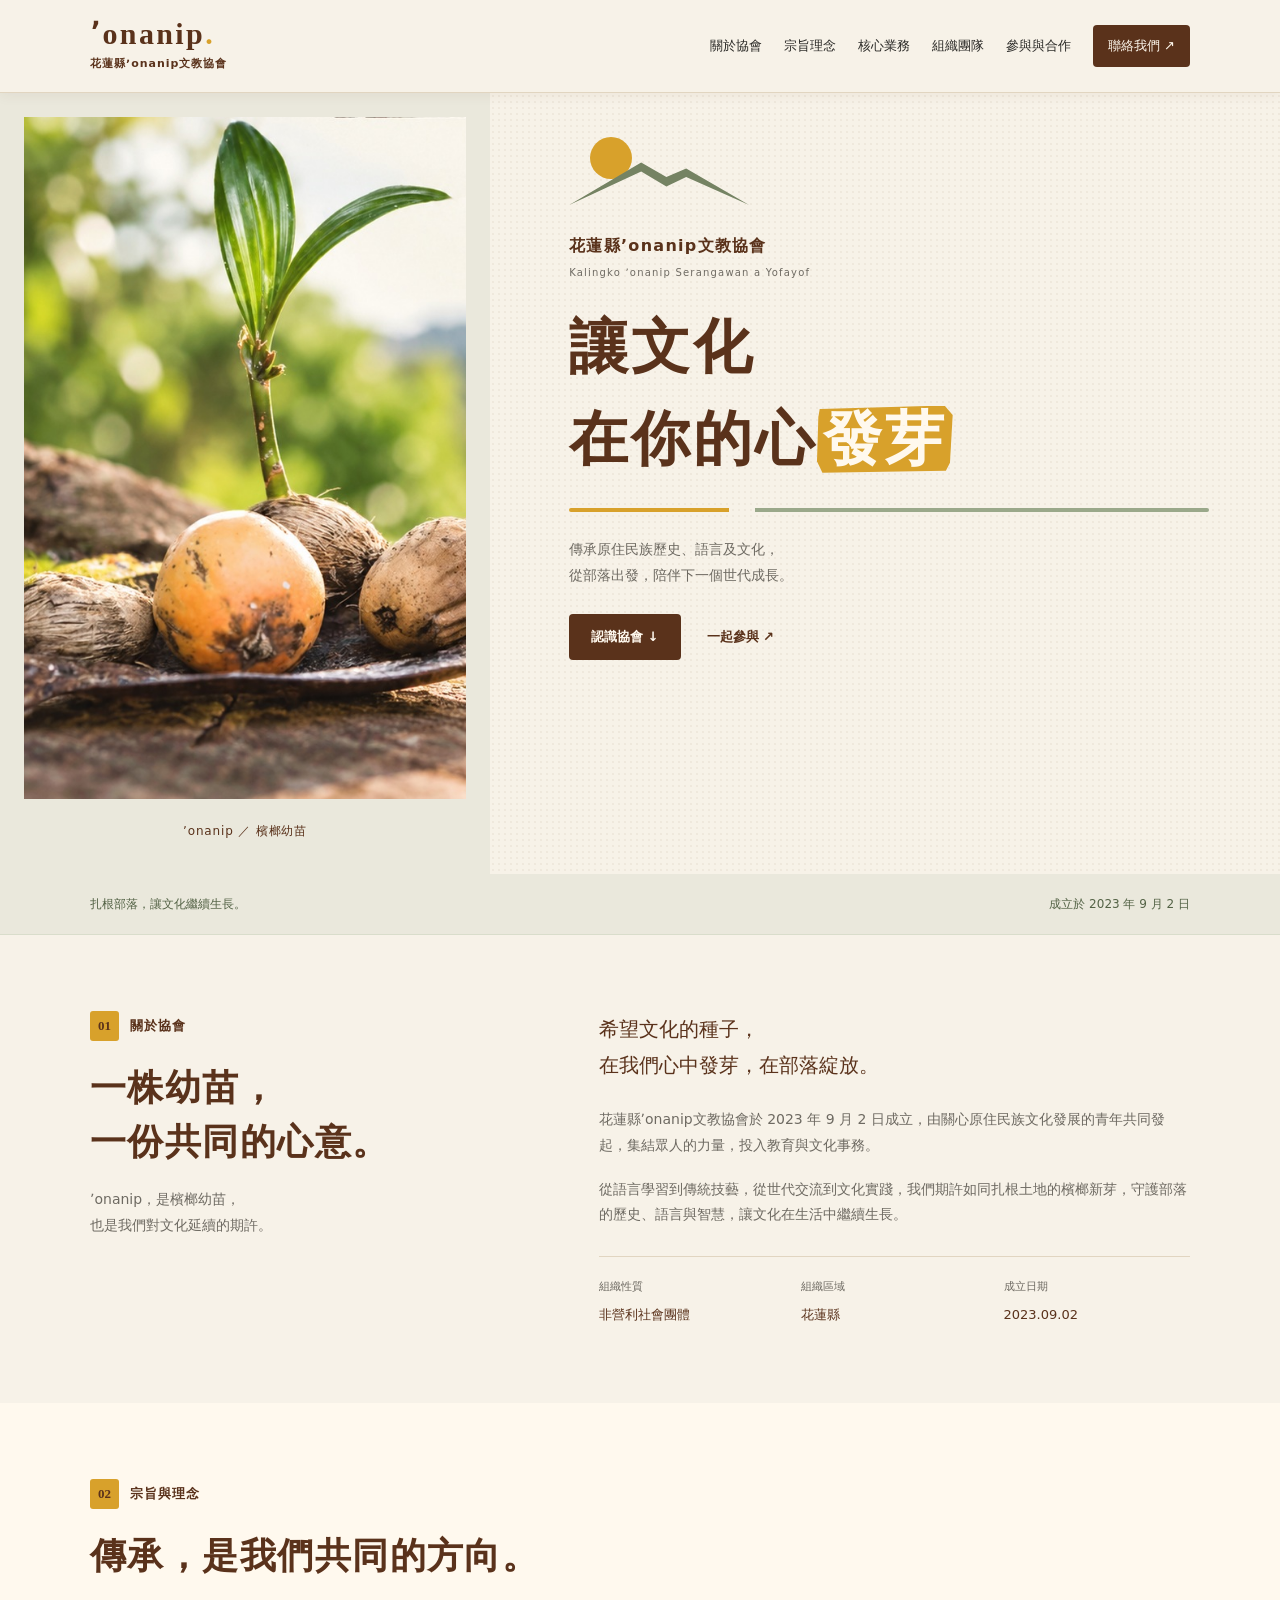
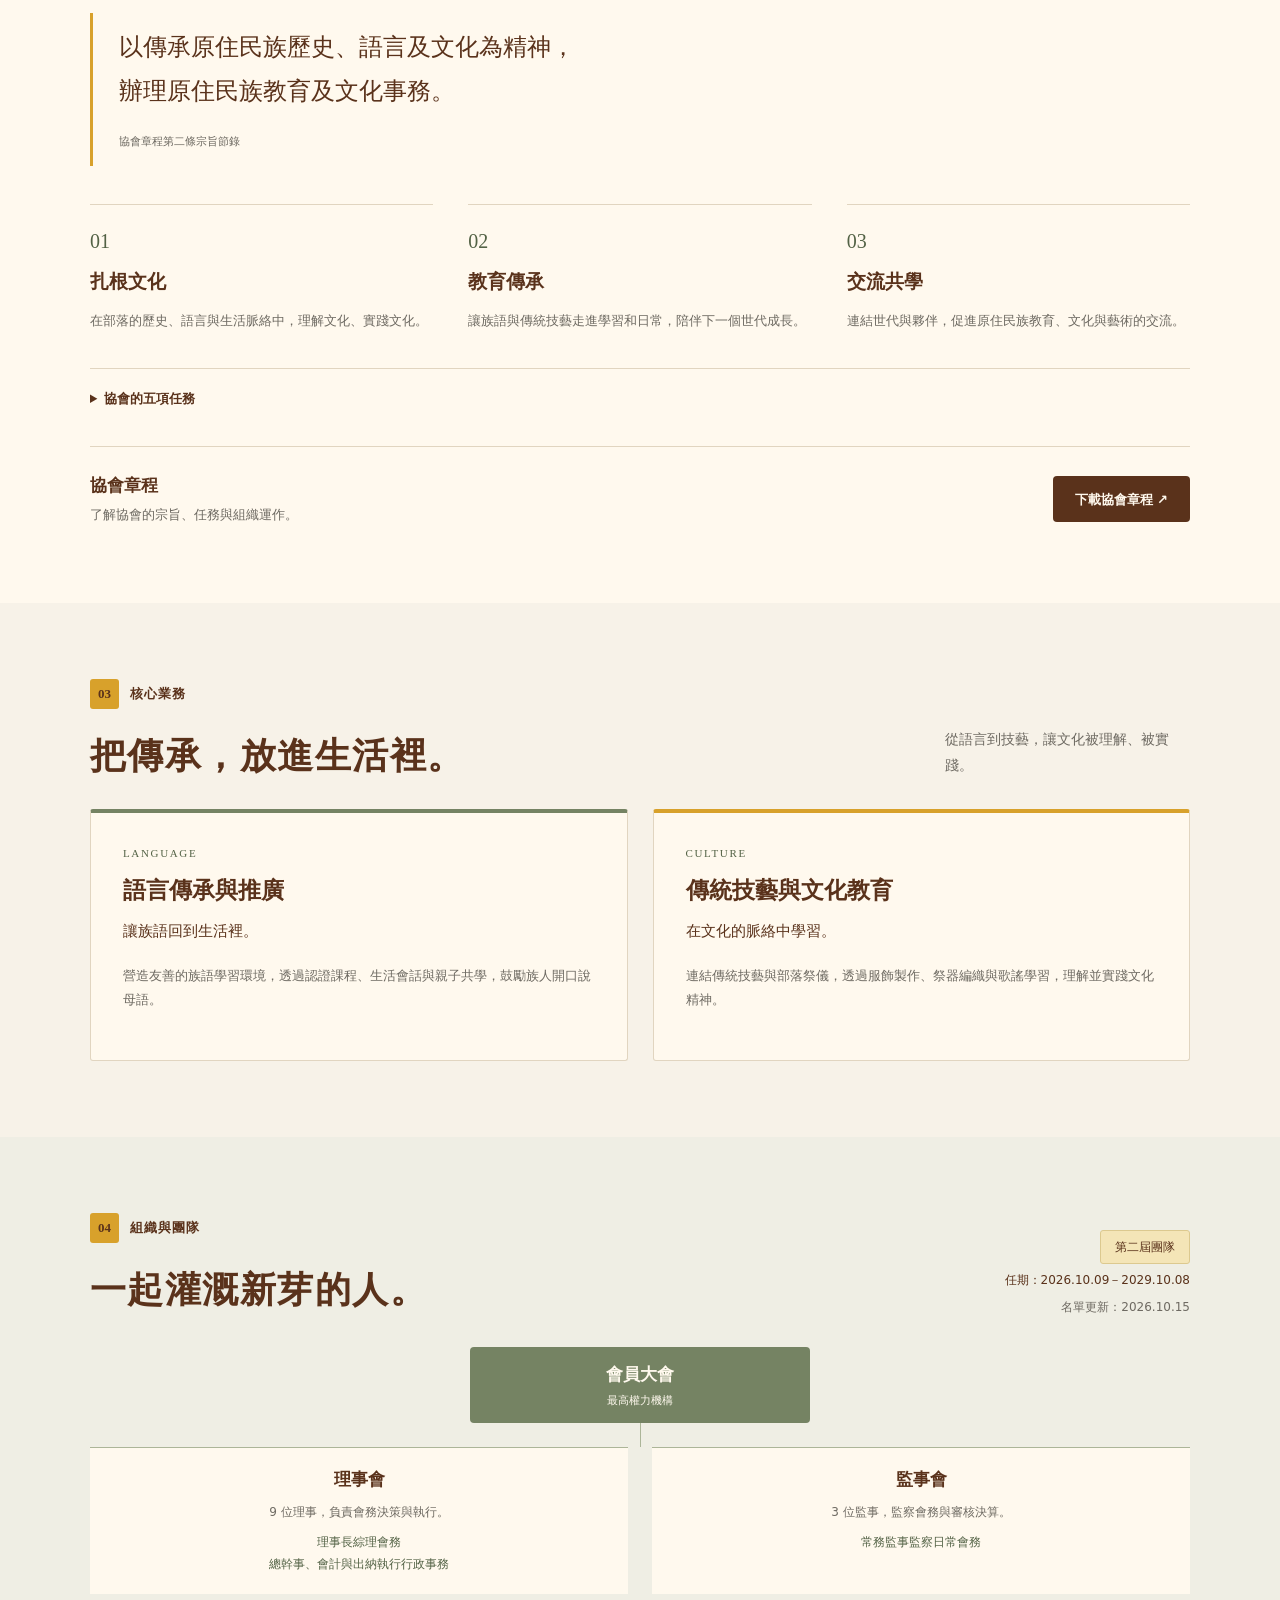
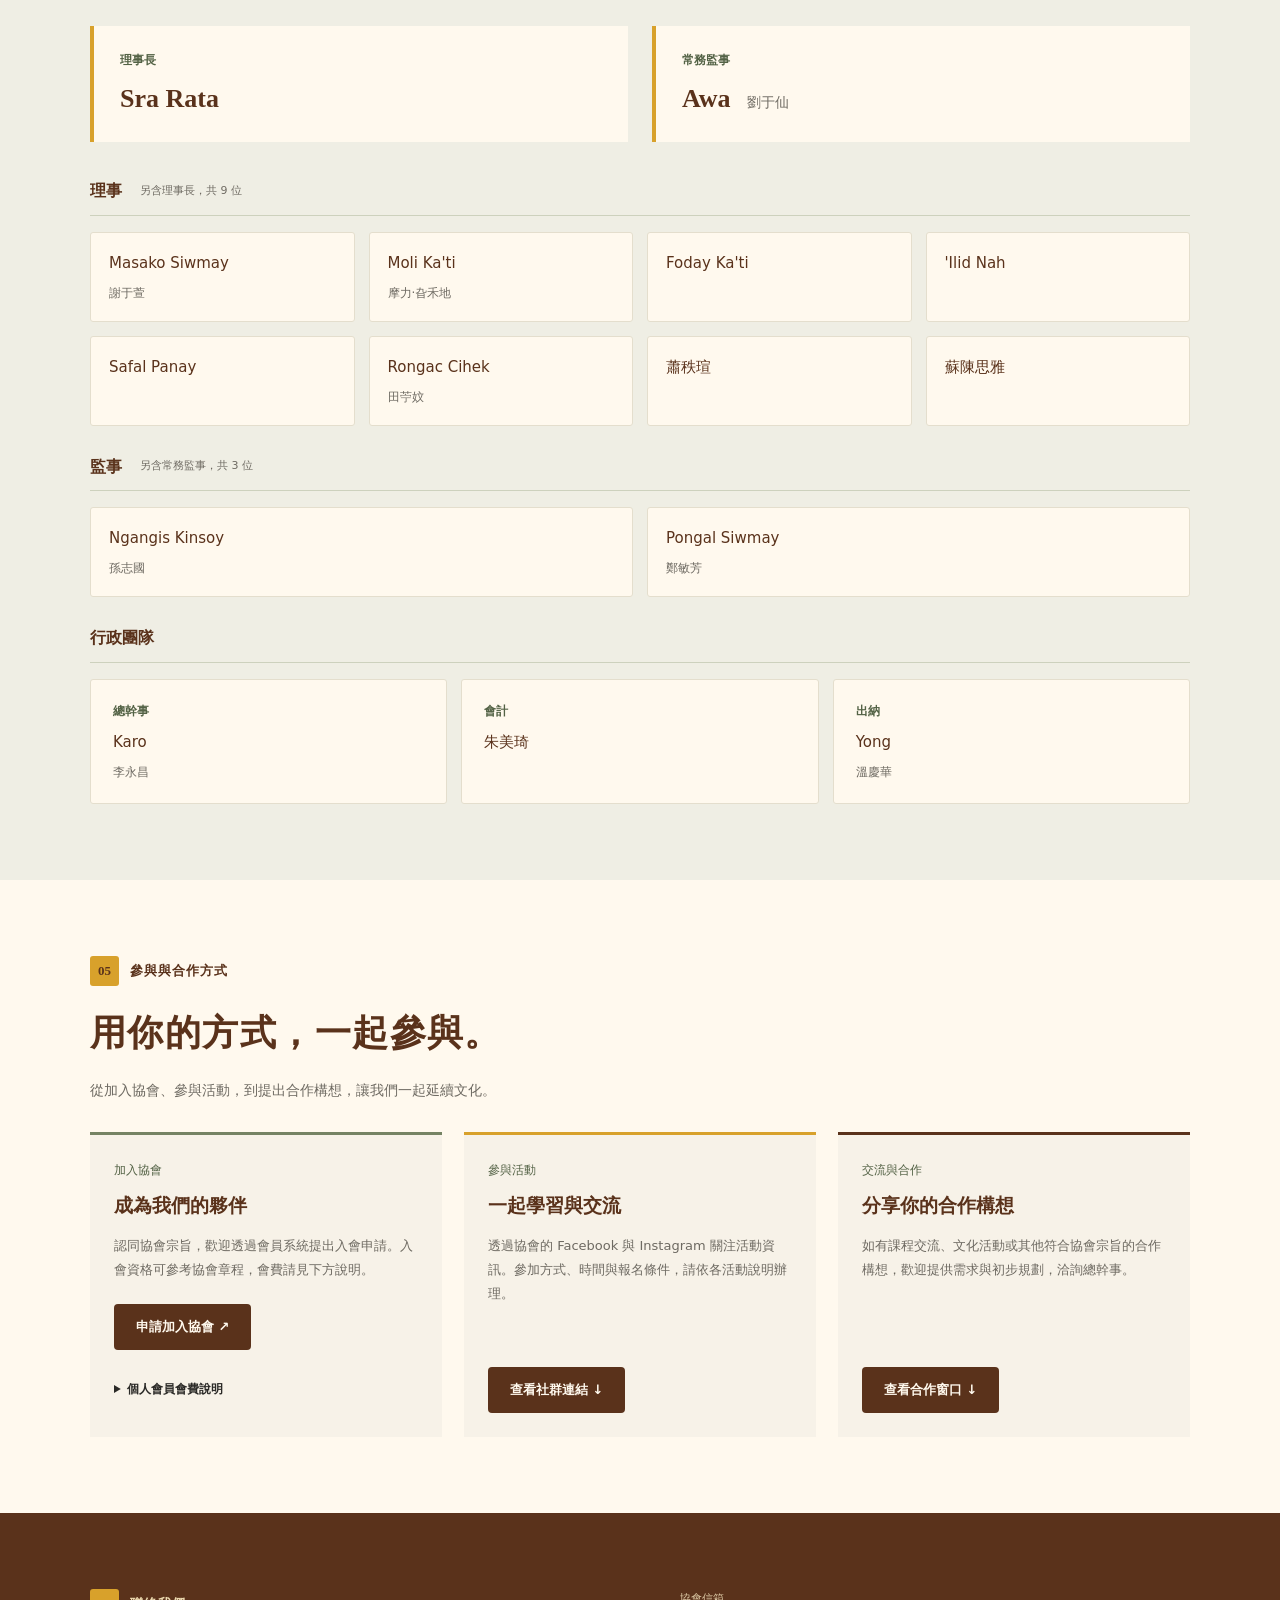
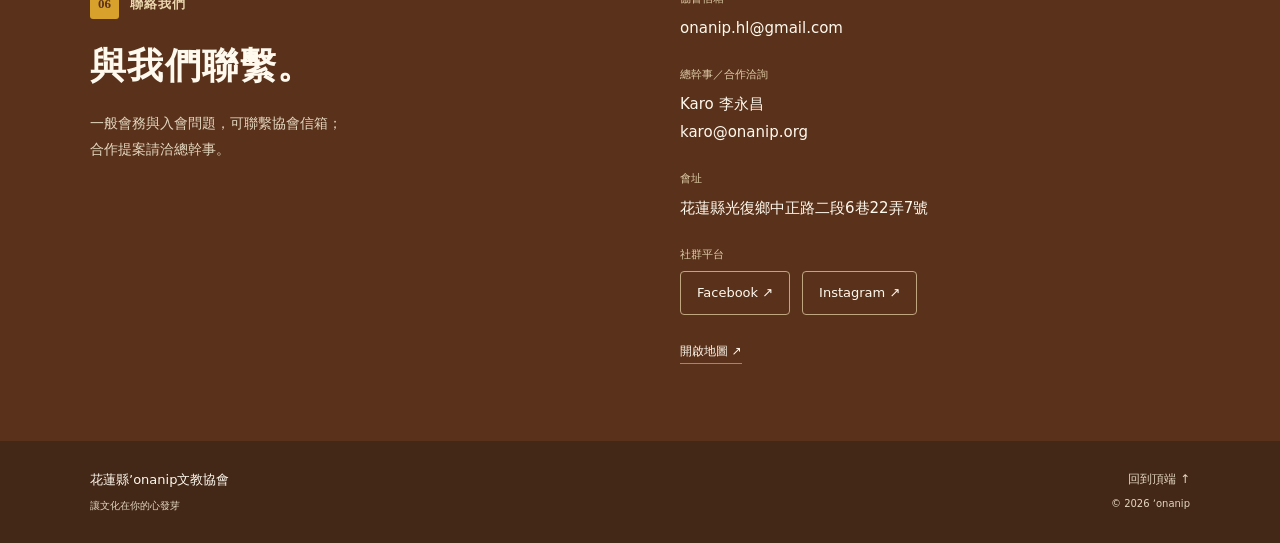
<file: index.html>
<!DOCTYPE html>
<html lang="zh-Hant-TW"><head><meta charset="UTF-8"><meta name="viewport" content="width=device-width, initial-scale=1"><meta name="theme-color" content="#5A321B"><meta name="description" content="花蓮縣ʼonanip文教協會，傳承原住民族歷史、語言及文化。認識協會宗旨、核心業務、第二屆理監事與行政團隊，以及聯絡資訊。"><title>花蓮縣ʼonanip文教協會｜讓文化在你的心發芽</title><link rel="stylesheet" href="assets/site.css"><script src="assets/site.js" defer></script></head><body>
<div id="onanip-site">
  <a class="oni-skip" href="#oni-about">跳到協會介紹</a>
  <header class="oni-header">
    <div class="oni-wrap oni-header-inner">
      <a class="oni-brand" href="#oni-home" aria-label="花蓮縣ʼonanip文教協會，回到首頁"><span class="oni-brand-word">ʼonanip<span class="oni-brand-dot">.</span></span><span class="oni-brand-name">花蓮縣ʼonanip文教協會</span></a>
      <button class="oni-menu cursor-interaction" type="button" aria-expanded="false" aria-controls="oni-nav" hidden>選單 ☰</button>
      <nav id="oni-nav" class="oni-nav" aria-label="主要導覽"><a href="#oni-about">關於協會</a><a href="#oni-values">宗旨理念</a><a href="#oni-missions">核心業務</a><a href="#oni-team">組織團隊</a><a href="#oni-participate">參與與合作</a><a class="oni-nav-contact" href="#oni-contact">聯絡我們 ↗</a></nav>
    </div>
  </header>
  <main>
    <section id="oni-home" class="oni-hero" aria-labelledby="oni-title">
      <div class="oni-hero-photo"><img src="assets/seedling.jpg" alt="檳榔幼苗在陽光下萌芽，象徵文化的延續與新生" width="545" height="841"><span class="oni-photo-caption">ʼonanip ／ 檳榔幼苗</span></div>
      <div class="oni-hero-copy">
        <div class="oni-landscape" aria-hidden="true"><span class="oni-sun"></span><span class="oni-mountain"></span></div>
        <p class="oni-hero-association">花蓮縣ʼonanip文教協會</p>
        <p class="oni-amis">Kalingko ʼonanip Serangawan a Yofayof</p>
        <h1 id="oni-title">讓文化<br>在你的心<span class="oni-brush">發芽</span></h1>
        <div class="oni-hero-rule" aria-hidden="true"></div>
        <p class="oni-hero-description">傳承原住民族歷史、語言及文化，<br>從部落出發，陪伴下一個世代成長。</p>
        <div class="oni-actions"><a class="oni-button oni-button-brown" href="#oni-about">認識協會 ↓</a><a class="oni-inline-link" href="#oni-participate">一起參與 ↗</a></div>
      </div>
    </section>
    <div class="oni-strip"><div class="oni-wrap"><span>扎根部落，讓文化繼續生長。</span><span>成立於 2023 年 9 月 2 日</span></div></div>

    <section id="oni-about" class="oni-section" aria-labelledby="oni-about-title"><div class="oni-wrap oni-about-grid">
      <div class="oni-heading"><p class="oni-kicker"><span>01</span> 關於協會</p><h2 id="oni-about-title">一株幼苗，<br>一份共同的心意。</h2><p class="oni-subheading">ʼonanip，是檳榔幼苗，<br>也是我們對文化延續的期許。</p></div>
      <div class="oni-about-copy"><p class="oni-lead">希望文化的種子，<br>在我們心中發芽，在部落綻放。</p><p>花蓮縣ʼonanip文教協會於 2023 年 9 月 2 日成立，由關心原住民族文化發展的青年共同發起，集結眾人的力量，投入教育與文化事務。</p><p>從語言學習到傳統技藝，從世代交流到文化實踐，我們期許如同扎根土地的檳榔新芽，守護部落的歷史、語言與智慧，讓文化在生活中繼續生長。</p><dl class="oni-facts"><div><dt>組織性質</dt><dd>非營利社會團體</dd></div><div><dt>組織區域</dt><dd>花蓮縣</dd></div><div><dt>成立日期</dt><dd>2023.09.02</dd></div></dl></div>
    </div></section>

    <section id="oni-values" class="oni-section oni-purpose-section" aria-labelledby="oni-values-title"><div class="oni-wrap">
      <div class="oni-heading"><p class="oni-kicker"><span>02</span> 宗旨與理念</p><h2 id="oni-values-title">傳承，是我們共同的方向。</h2></div>
      <blockquote class="oni-purpose"><p>以傳承原住民族歷史、語言及文化為精神，<br>辦理原住民族教育及文化事務。</p><cite>協會章程第二條宗旨節錄</cite></blockquote>
      <div class="oni-values"><article><span class="oni-value-number">01</span><h3>扎根文化</h3><p>在部落的歷史、語言與生活脈絡中，理解文化、實踐文化。</p></article><article><span class="oni-value-number">02</span><h3>教育傳承</h3><p>讓族語與傳統技藝走進學習和日常，陪伴下一個世代成長。</p></article><article><span class="oni-value-number">03</span><h3>交流共學</h3><p>連結世代與夥伴，促進原住民族教育、文化與藝術的交流。</p></article></div>
      <details class="oni-details"><summary class="cursor-interaction">協會的五項任務</summary><ol><li>舉辦原住民族教育、語言、歷史、傳統技藝、歌舞、體育等各項文化傳承活動。</li><li>促進原住民族間教育、文化、藝術之交流。</li><li>培育原住民族青年人才，協助生涯規劃。</li><li>出版期刊、雜誌、書籍及各類視聽媒體等。</li><li>辦理其他符合本會宗旨之各項原住民族教育及文化事務。</li></ol><p class="oni-small">依協會章程第五條。</p></details>
      <div class="oni-charter-download"><div><h3>協會章程</h3><p>了解協會的宗旨、任務與組織運作。</p></div>
        <!-- 請將下方 href="#" 替換為協會章程的正式檔案連結，並保留 target="_blank"。 -->
        <a id="oni-charter-download" class="oni-button oni-button-brown" href="#" target="_blank" rel="noopener noreferrer">下載協會章程 ↗<span class="oni-sr">（另開視窗）</span></a>
      </div>
    </div></section>

    <section id="oni-missions" class="oni-section" aria-labelledby="oni-missions-title"><div class="oni-wrap">
      <div class="oni-heading oni-heading-row"><div><p class="oni-kicker"><span>03</span> 核心業務</p><h2 id="oni-missions-title">把傳承，放進生活裡。</h2></div><p class="oni-subheading">從語言到技藝，讓文化被理解、被實踐。</p></div>
      <div class="oni-missions"><article class="oni-mission"><p class="oni-mission-label">LANGUAGE</p><h3>語言傳承與推廣</h3><p class="oni-mission-tagline">讓族語回到生活裡。</p><p>營造友善的族語學習環境，透過認證課程、生活會話與親子共學，鼓勵族人開口說母語。</p></article><article class="oni-mission"><p class="oni-mission-label">CULTURE</p><h3>傳統技藝與文化教育</h3><p class="oni-mission-tagline">在文化的脈絡中學習。</p><p>連結傳統技藝與部落祭儀，透過服飾製作、祭器編織與歌謠學習，理解並實踐文化精神。</p></article></div>
    </div></section>

    <section id="oni-team" class="oni-section oni-team-section" aria-labelledby="oni-team-title"><div class="oni-wrap">
      <div class="oni-heading oni-heading-row"><div><p class="oni-kicker"><span>04</span> 組織與團隊</p><h2 id="oni-team-title">一起灌溉新芽的人。</h2></div><div class="oni-team-meta"><span class="oni-term">第二屆團隊</span><p class="oni-term-dates">任期：<time datetime="2026-10-09">2026.10.09</time>－<time datetime="2029-10-08">2029.10.08</time></p><p class="oni-roster-updated">名單更新：<time datetime="2026-10-15">2026.10.15</time></p></div></div>
      <div class="oni-org" aria-label="協會組織架構"><div class="oni-org-top"><strong>會員大會</strong><span>最高權力機構</span></div><div class="oni-org-branches"><div><h3>理事會</h3><p>9 位理事，負責會務決策與執行。</p><p class="oni-org-line">理事長綜理會務<br>總幹事、會計與出納執行行政事務</p></div><div><h3>監事會</h3><p>3 位監事，監察會務與審核決算。</p><p class="oni-org-line">常務監事監察日常會務</p></div></div></div>
      <div class="oni-leaders"><article><p class="oni-role">理事長</p><h3>Sra Rata</h3></article><article><p class="oni-role">常務監事</p><h3>Awa <span>劉于仙</span></h3></article></div>
      <div class="oni-roster-section"><div class="oni-roster-title"><h3>理事</h3><span>另含理事長，共 9 位</span></div><ul class="oni-roster oni-directors"><li><strong>Masako Siwmay</strong><span>謝于萱</span></li><li><strong>Moli Ka'ti</strong><span>摩力·旮禾地</span></li><li><strong>Foday Ka'ti</strong></li><li><strong>'Ilid Nah</strong></li><li><strong>Safal Panay</strong></li><li><strong>Rongac Cihek</strong><span>田苧妏</span></li><li><strong>蕭秩瑄</strong></li><li><strong>蘇陳思雅</strong></li></ul></div>
      <div class="oni-roster-section"><div class="oni-roster-title"><h3>監事</h3><span>另含常務監事，共 3 位</span></div><ul class="oni-roster oni-supervisors"><li><strong>Ngangis Kinsoy</strong><span>孫志國</span></li><li><strong>Pongal Siwmay</strong><span>鄭敏芳</span></li></ul></div>
      <div class="oni-roster-section"><div class="oni-roster-title"><h3>行政團隊</h3></div><ul class="oni-roster oni-staff"><li><span class="oni-role">總幹事</span><strong>Karo</strong><span>李永昌</span></li><li><span class="oni-role">會計</span><strong>朱美琦</strong></li><li><span class="oni-role">出納</span><strong>Yong</strong><span>溫慶華</span></li></ul></div>
    </div></section>


    <section id="oni-participate" class="oni-section oni-participation-section" aria-labelledby="oni-participate-title"><div class="oni-wrap">
      <div class="oni-heading"><p class="oni-kicker"><span>05</span> 參與與合作方式</p><h2 id="oni-participate-title">用你的方式，一起參與。</h2><p class="oni-subheading">從加入協會、參與活動，到提出合作構想，讓我們一起延續文化。</p></div>
      <div class="oni-participation-grid">
        <article class="oni-participation-card"><p class="oni-participation-label">加入協會</p><h3>成為我們的夥伴</h3><p>認同協會宗旨，歡迎透過會員系統提出入會申請。入會資格可參考協會章程，會費請見下方說明。</p><a class="oni-button oni-button-brown" href="https://member.onanip.org/" target="_blank" rel="noopener noreferrer">申請加入協會 ↗<span class="oni-sr">（另開視窗）</span></a><details class="oni-fees"><summary class="cursor-interaction">個人會員會費說明</summary><p>入會費 NT$1,000（入會時繳納）<br>常年會費 NT$1,200</p><p class="oni-small">填具申請書，經理事會通過並繳納會費後，成為個人會員。申請資格與費用以協會章程及相關決議為準。</p></details></article>
        <article class="oni-participation-card"><p class="oni-participation-label">參與活動</p><h3>一起學習與交流</h3><p>透過協會的 Facebook 與 Instagram 關注活動資訊。參加方式、時間與報名條件，請依各活動說明辦理。</p><a class="oni-button oni-button-brown" href="#oni-social">查看社群連結 ↓</a></article>
        <article class="oni-participation-card"><p class="oni-participation-label">交流與合作</p><h3>分享你的合作構想</h3><p>如有課程交流、文化活動或其他符合協會宗旨的合作構想，歡迎提供需求與初步規劃，洽詢總幹事。</p><a class="oni-button oni-button-brown" href="#oni-cooperation-contact">查看合作窗口 ↓</a></article>
      </div>
      
    </div></section>

    <section id="oni-contact" class="oni-section oni-contact-section" aria-labelledby="oni-contact-title"><div class="oni-wrap oni-contact-grid">
      <div class="oni-heading"><p class="oni-kicker"><span>06</span> 聯絡我們</p><h2 id="oni-contact-title">與我們聯繫。</h2><p>一般會務與入會問題，可聯繫協會信箱；<br>合作提案請洽總幹事。</p></div>
      <div class="oni-contact-info"><dl><div><dt>協會信箱</dt><dd><a href="mailto:onanip.hl@gmail.com">onanip.hl@gmail.com</a></dd></div><div id="oni-cooperation-contact"><dt>總幹事／合作洽詢</dt><dd>Karo 李永昌<br><a href="mailto:karo@onanip.org">karo@onanip.org</a></dd></div><div><dt>會址</dt><dd>花蓮縣光復鄉中正路二段6巷22弄7號</dd></div><div id="oni-social"><dt>社群平台</dt><dd class="oni-social-links"><a href="https://www.facebook.com/onanip.hl/" target="_blank" rel="noopener noreferrer">Facebook ↗<span class="oni-sr">（另開視窗）</span></a><a href="https://www.instagram.com/onanip.hl/" target="_blank" rel="noopener noreferrer">Instagram ↗<span class="oni-sr">（另開視窗）</span></a></dd></div></dl><a class="oni-map-link" href="https://www.google.com/maps/search/?api=1&amp;query=花蓮縣光復鄉中正路二段6巷22弄7號" target="_blank" rel="noopener noreferrer">開啟地圖 ↗<span class="oni-sr">（另開視窗）</span></a></div>
    </div></section>
  </main>
  <footer class="oni-footer"><div class="oni-wrap"><div><strong>花蓮縣ʼonanip文教協會</strong><span>讓文化在你的心發芽</span></div><div><a href="#oni-home">回到頂端 ↑</a><span>© <span data-oni-year>2026</span> ʼonanip</span></div></div></footer>
</div>



</body></html>
</file>
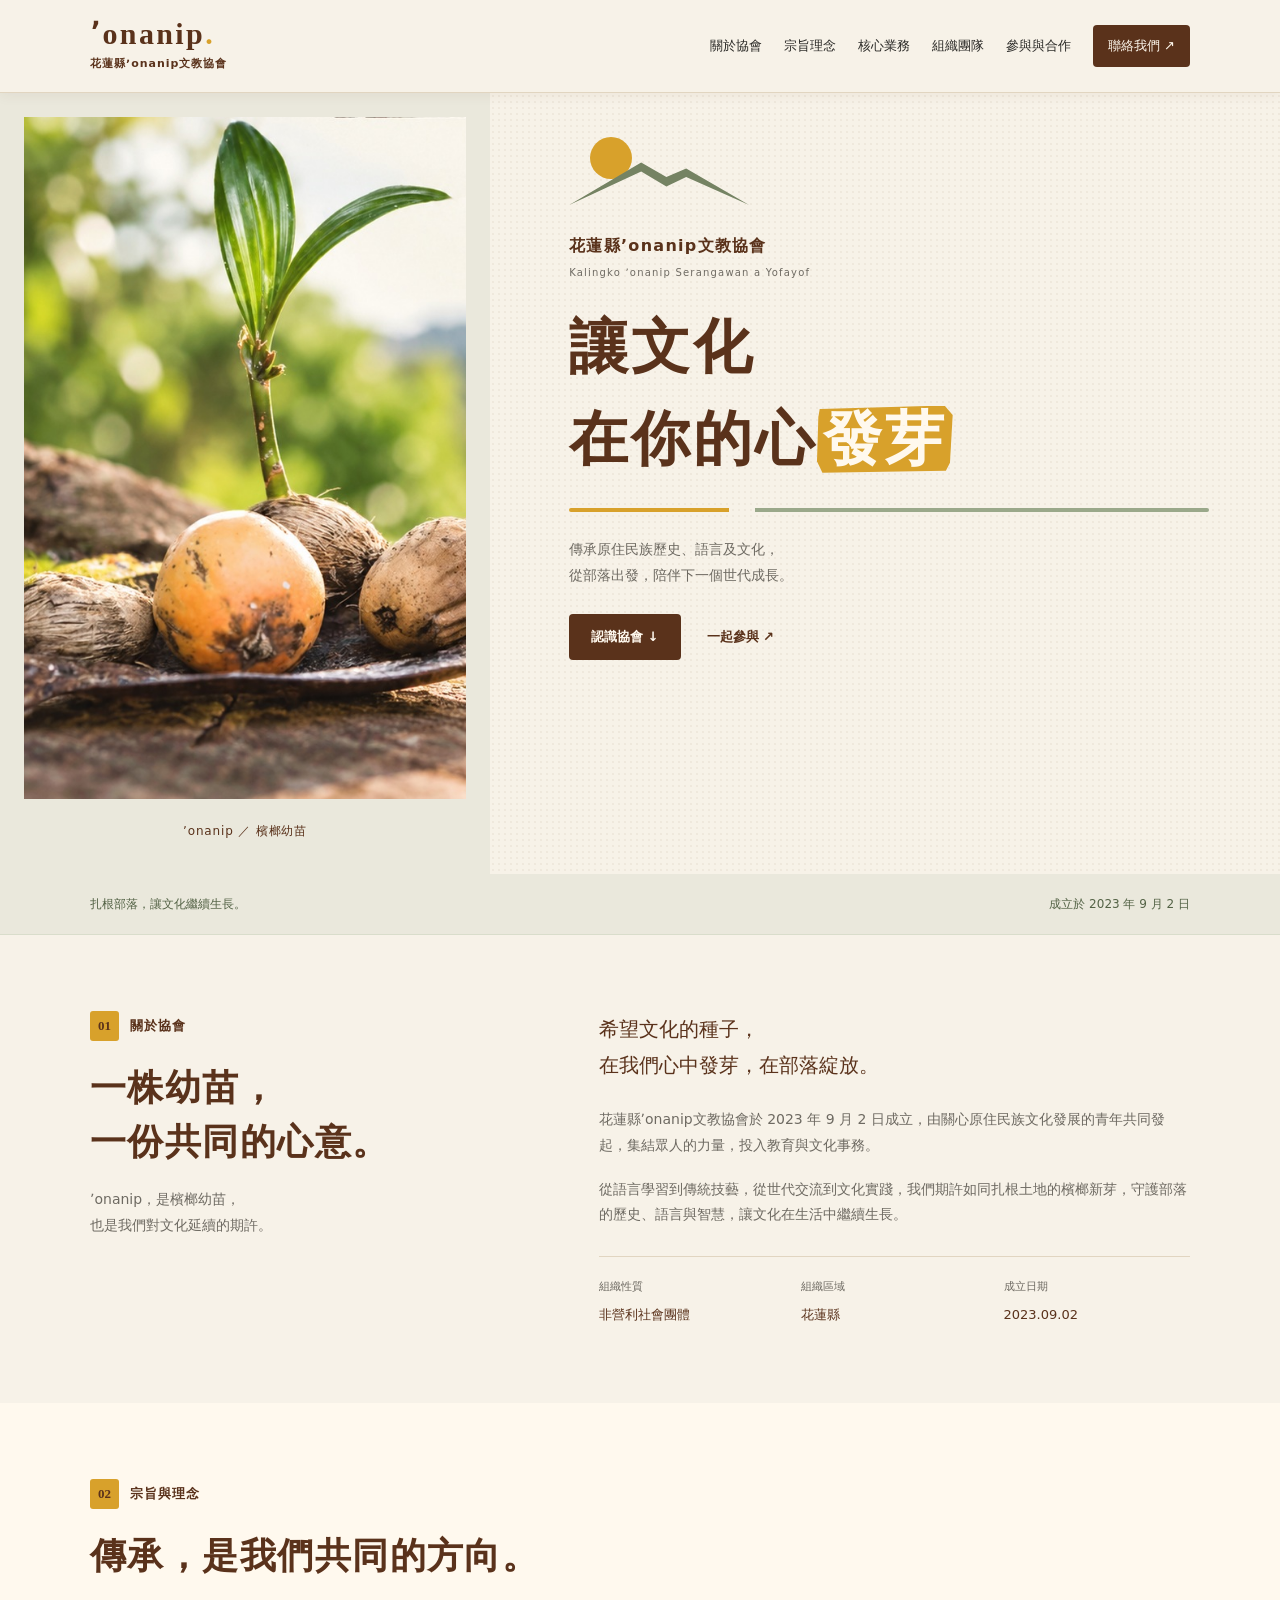
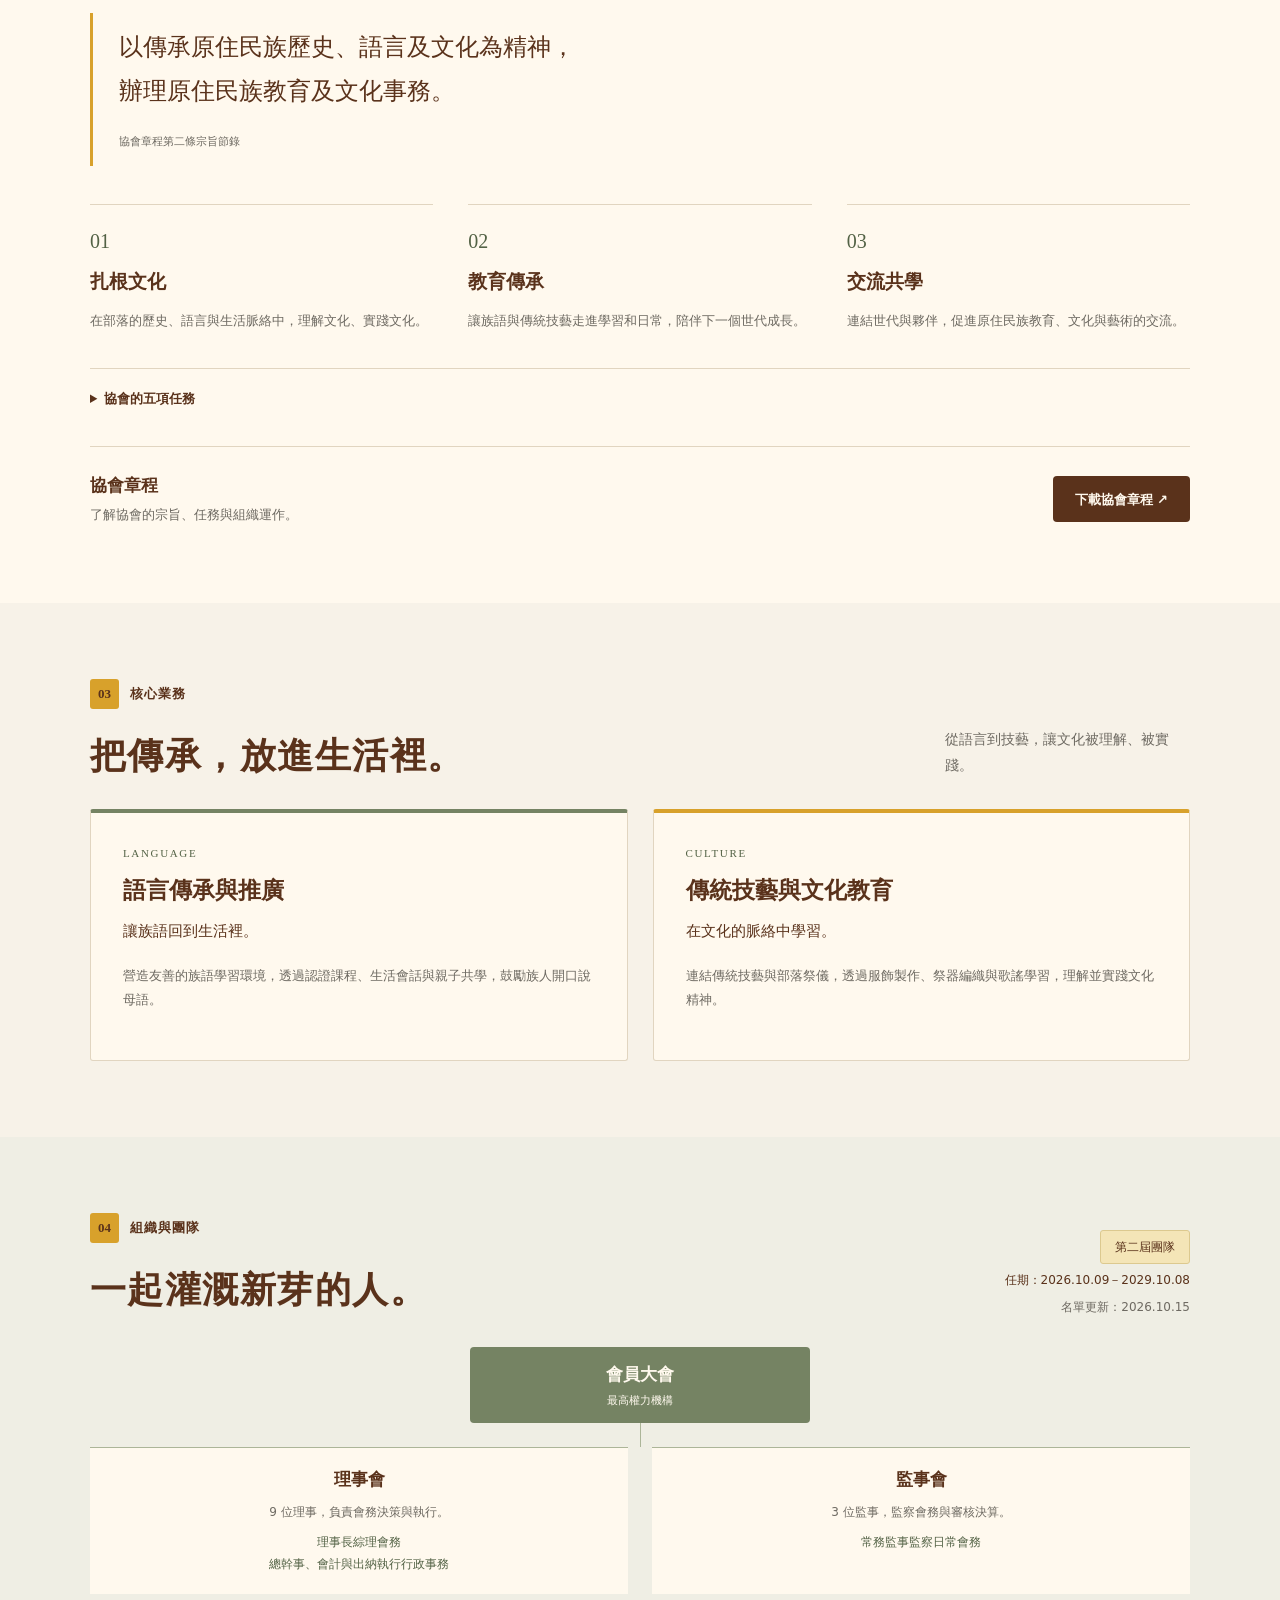
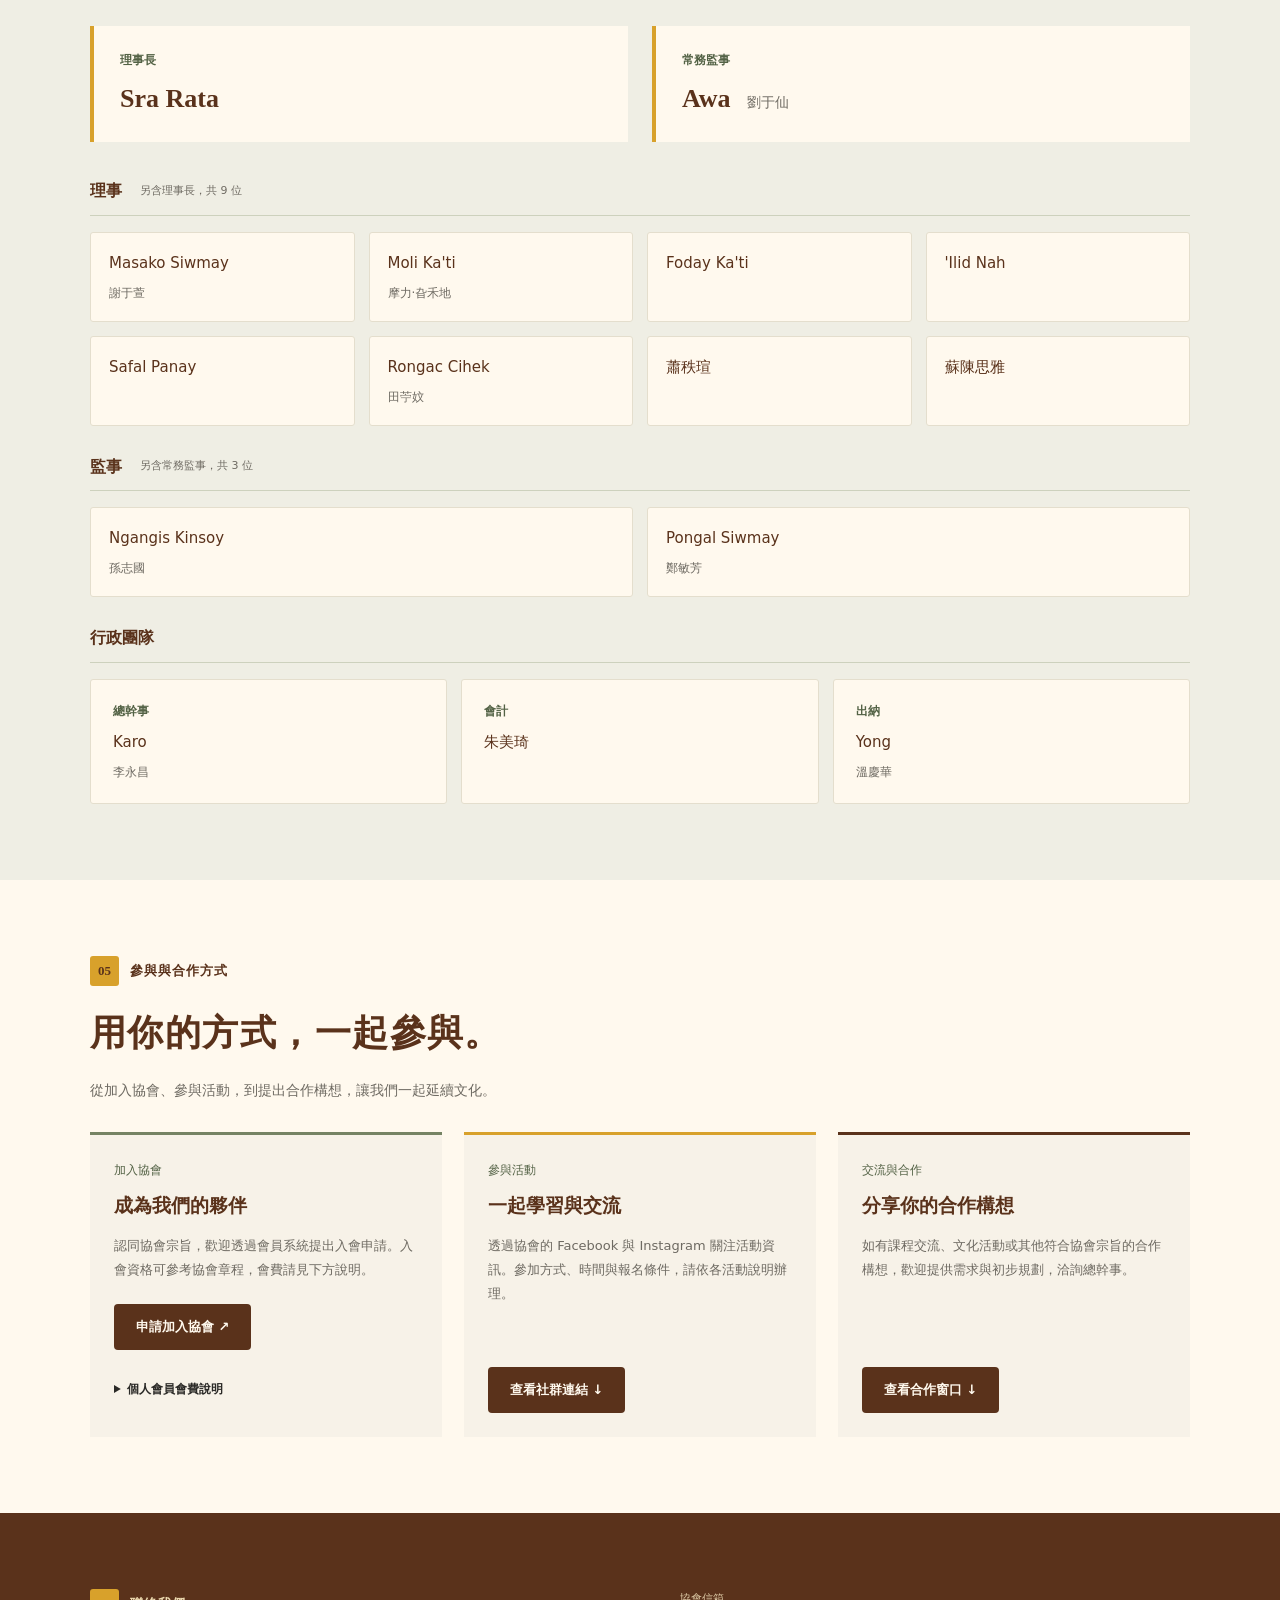
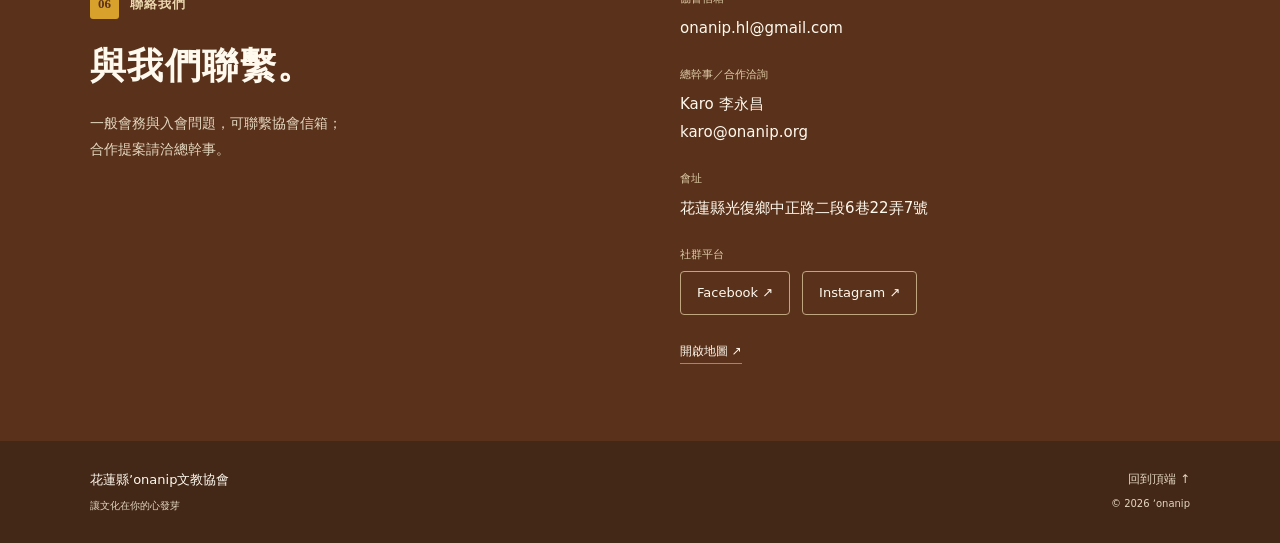
<file: about.html>
<!DOCTYPE html>
<html lang="zh-Hant-TW">
<head><meta charset="UTF-8"><meta name="viewport" content="width=device-width, initial-scale=1"><meta http-equiv="refresh" content="0; url=index.html#oni-about"><title>關於協會｜花蓮縣ʼonanip文教協會</title></head>
<body><p>網站已整合為一頁式，請前往<a href="index.html#oni-about">關於協會</a>。</p><script>window.location.replace('index.html#oni-about');</script></body>
</html>
</file>
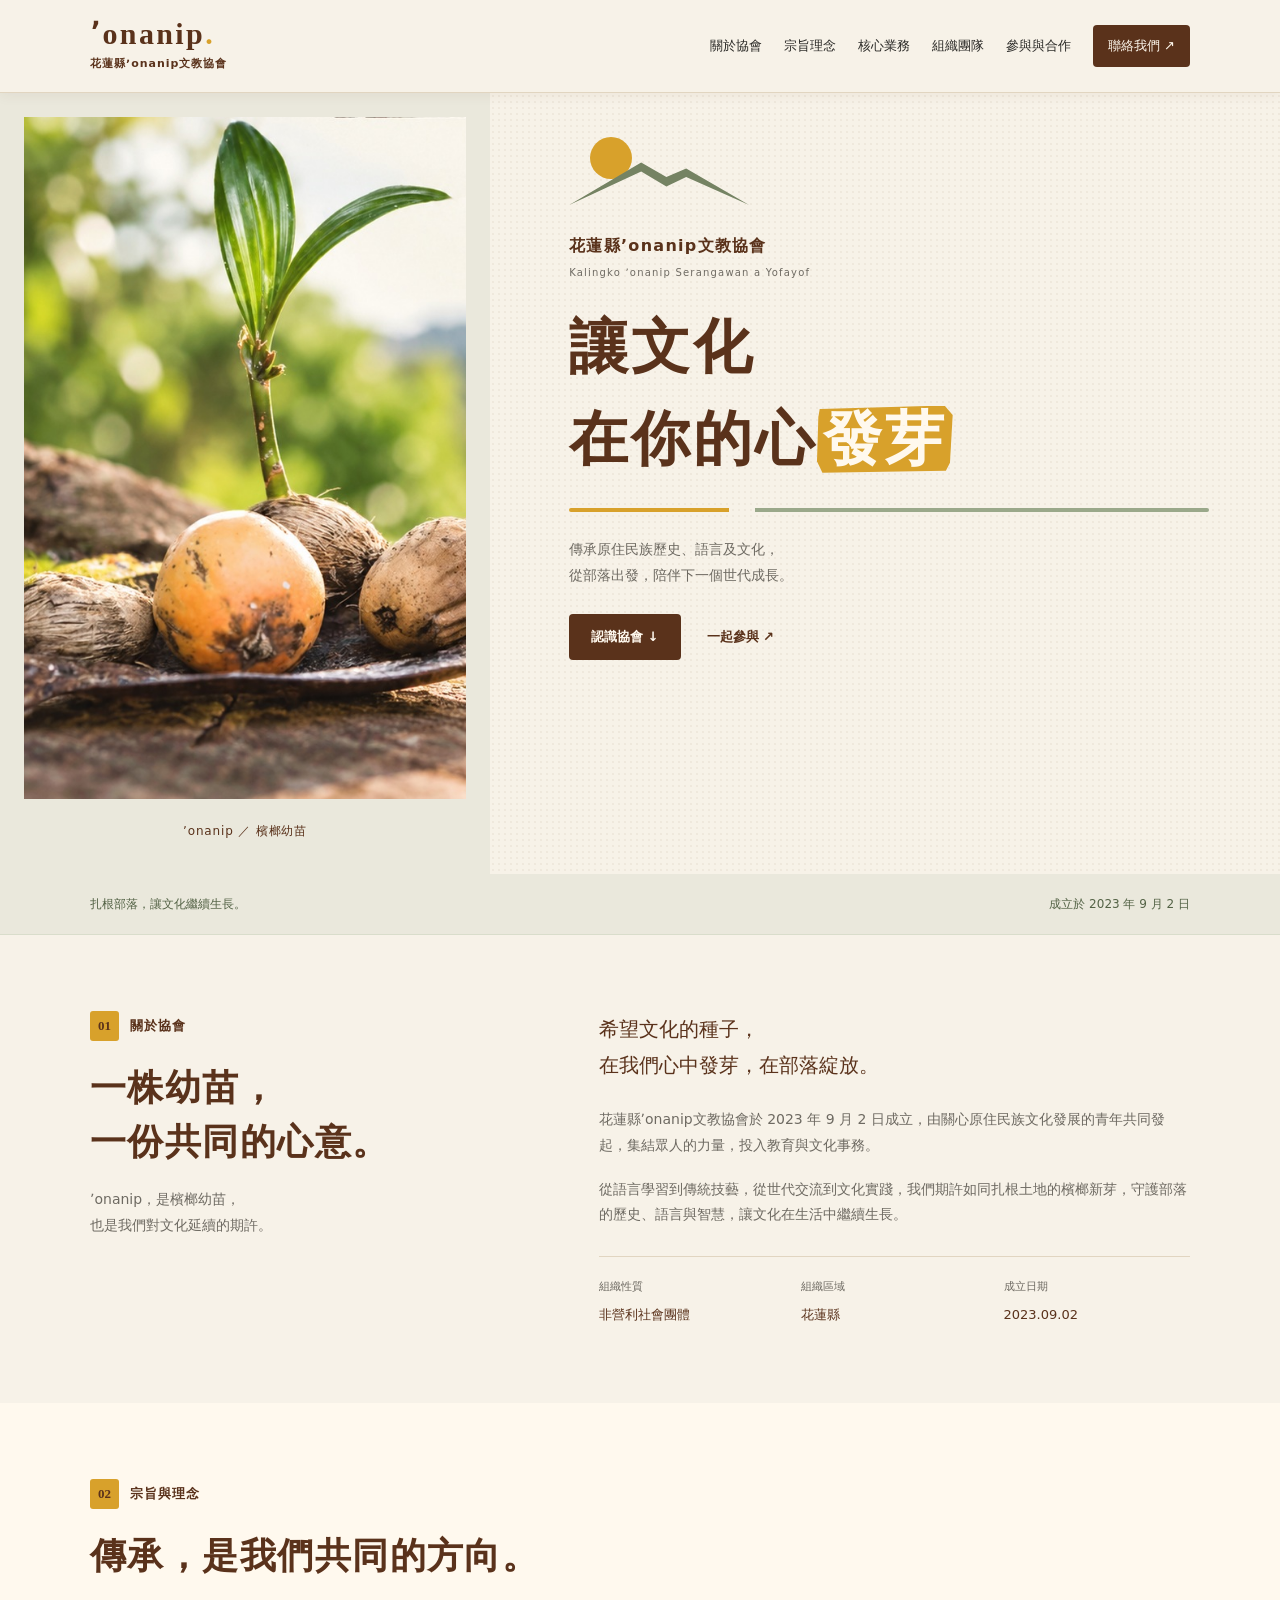
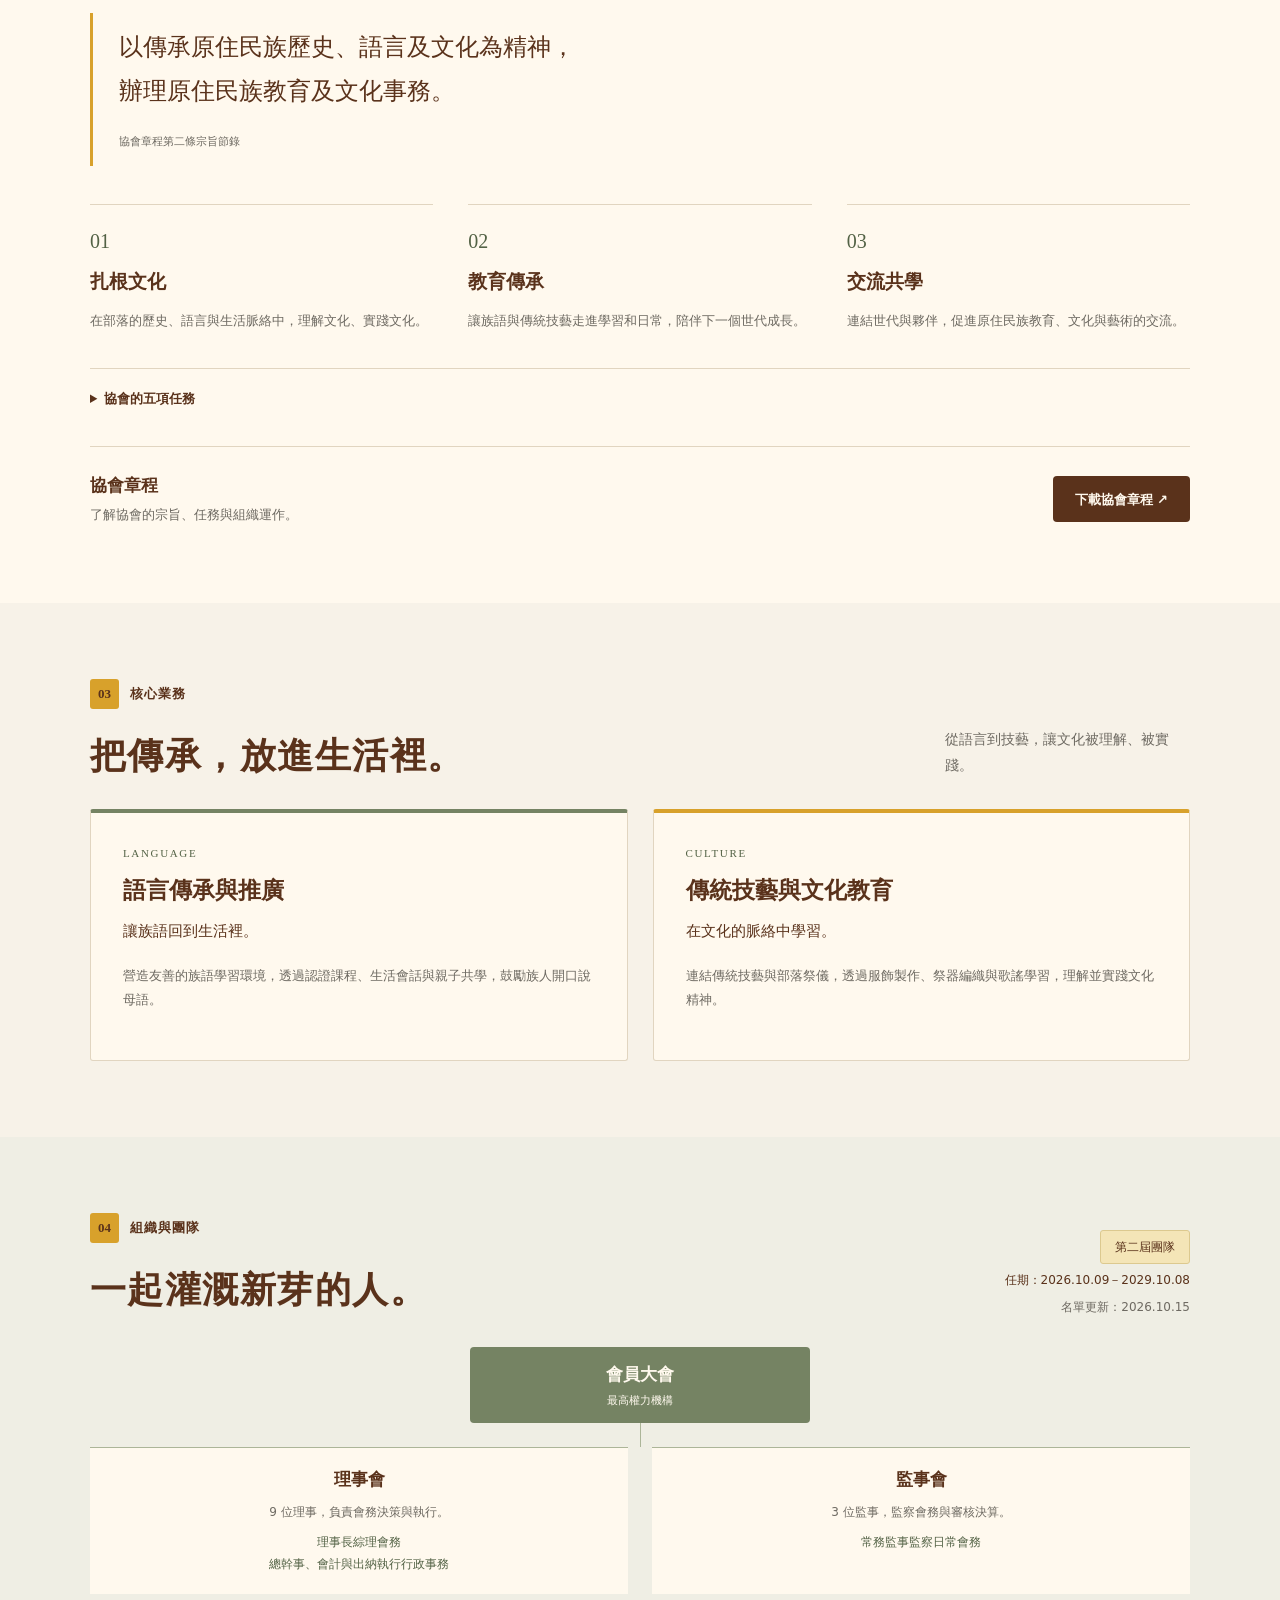
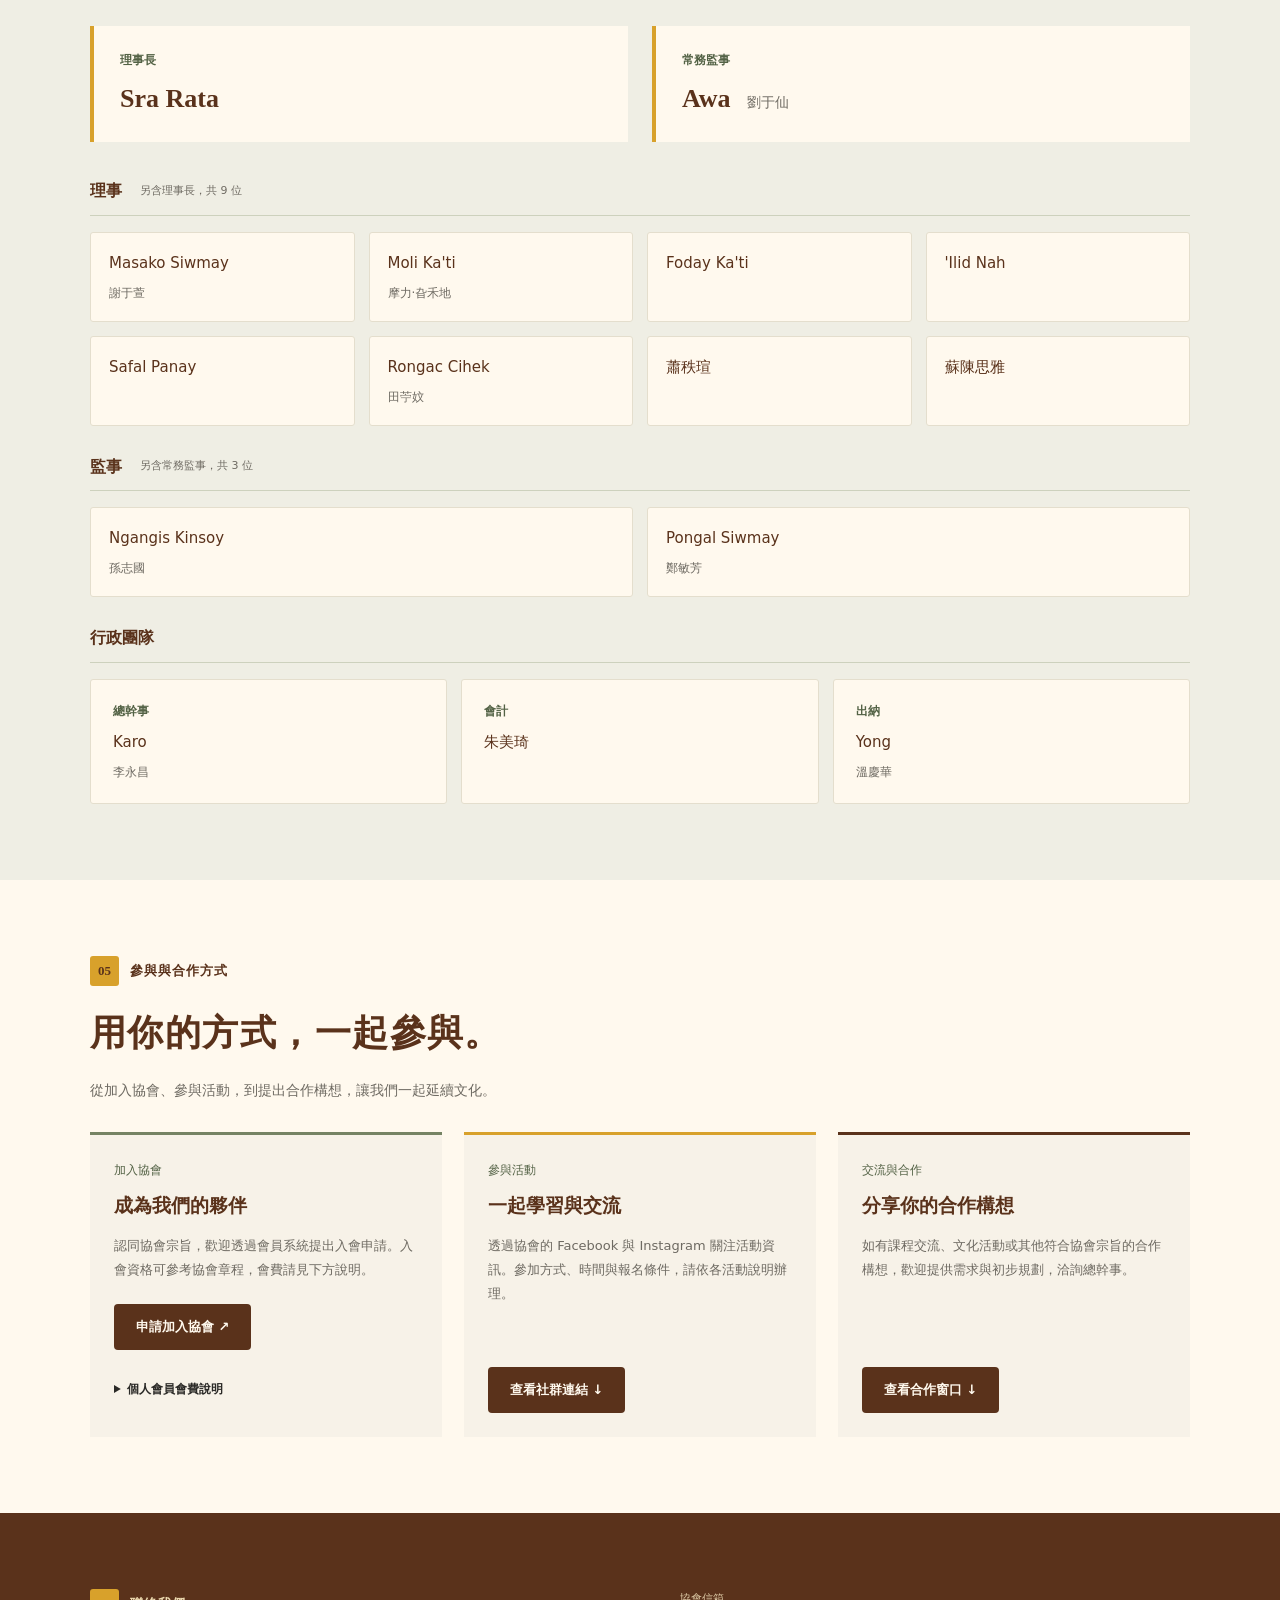
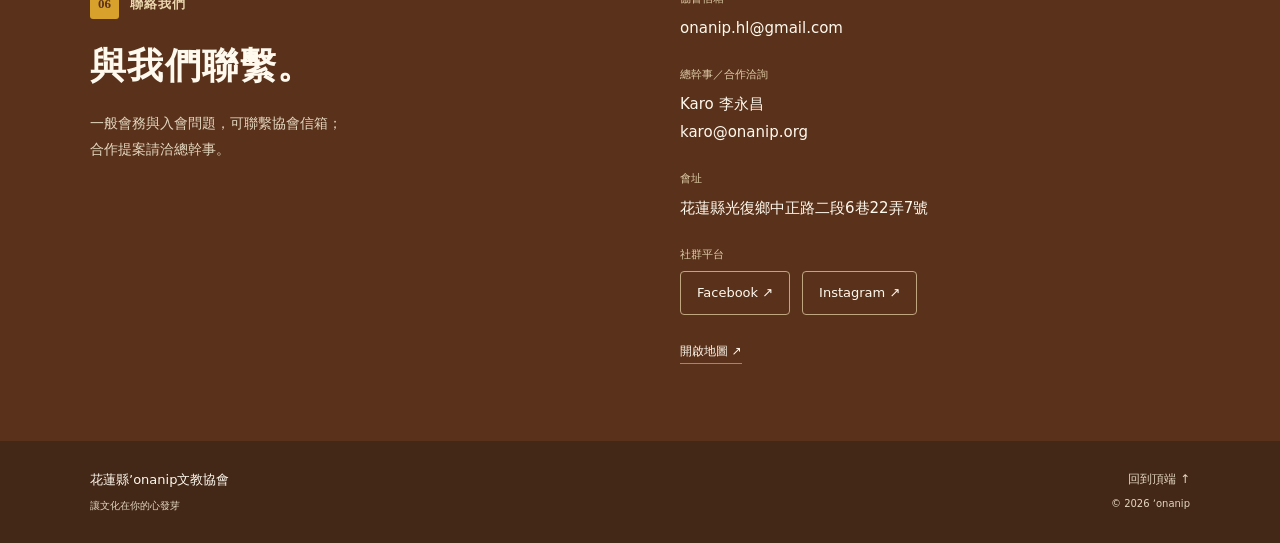
<file: contact.html>
<!DOCTYPE html>
<html lang="zh-Hant-TW">
<head><meta charset="UTF-8"><meta name="viewport" content="width=device-width, initial-scale=1"><meta http-equiv="refresh" content="0; url=index.html#oni-contact"><title>聯絡我們｜花蓮縣ʼonanip文教協會</title></head>
<body><p>網站已整合為一頁式，請前往<a href="index.html#oni-contact">聯絡我們</a>。</p><script>window.location.replace('index.html#oni-contact');</script></body>
</html>
</file>
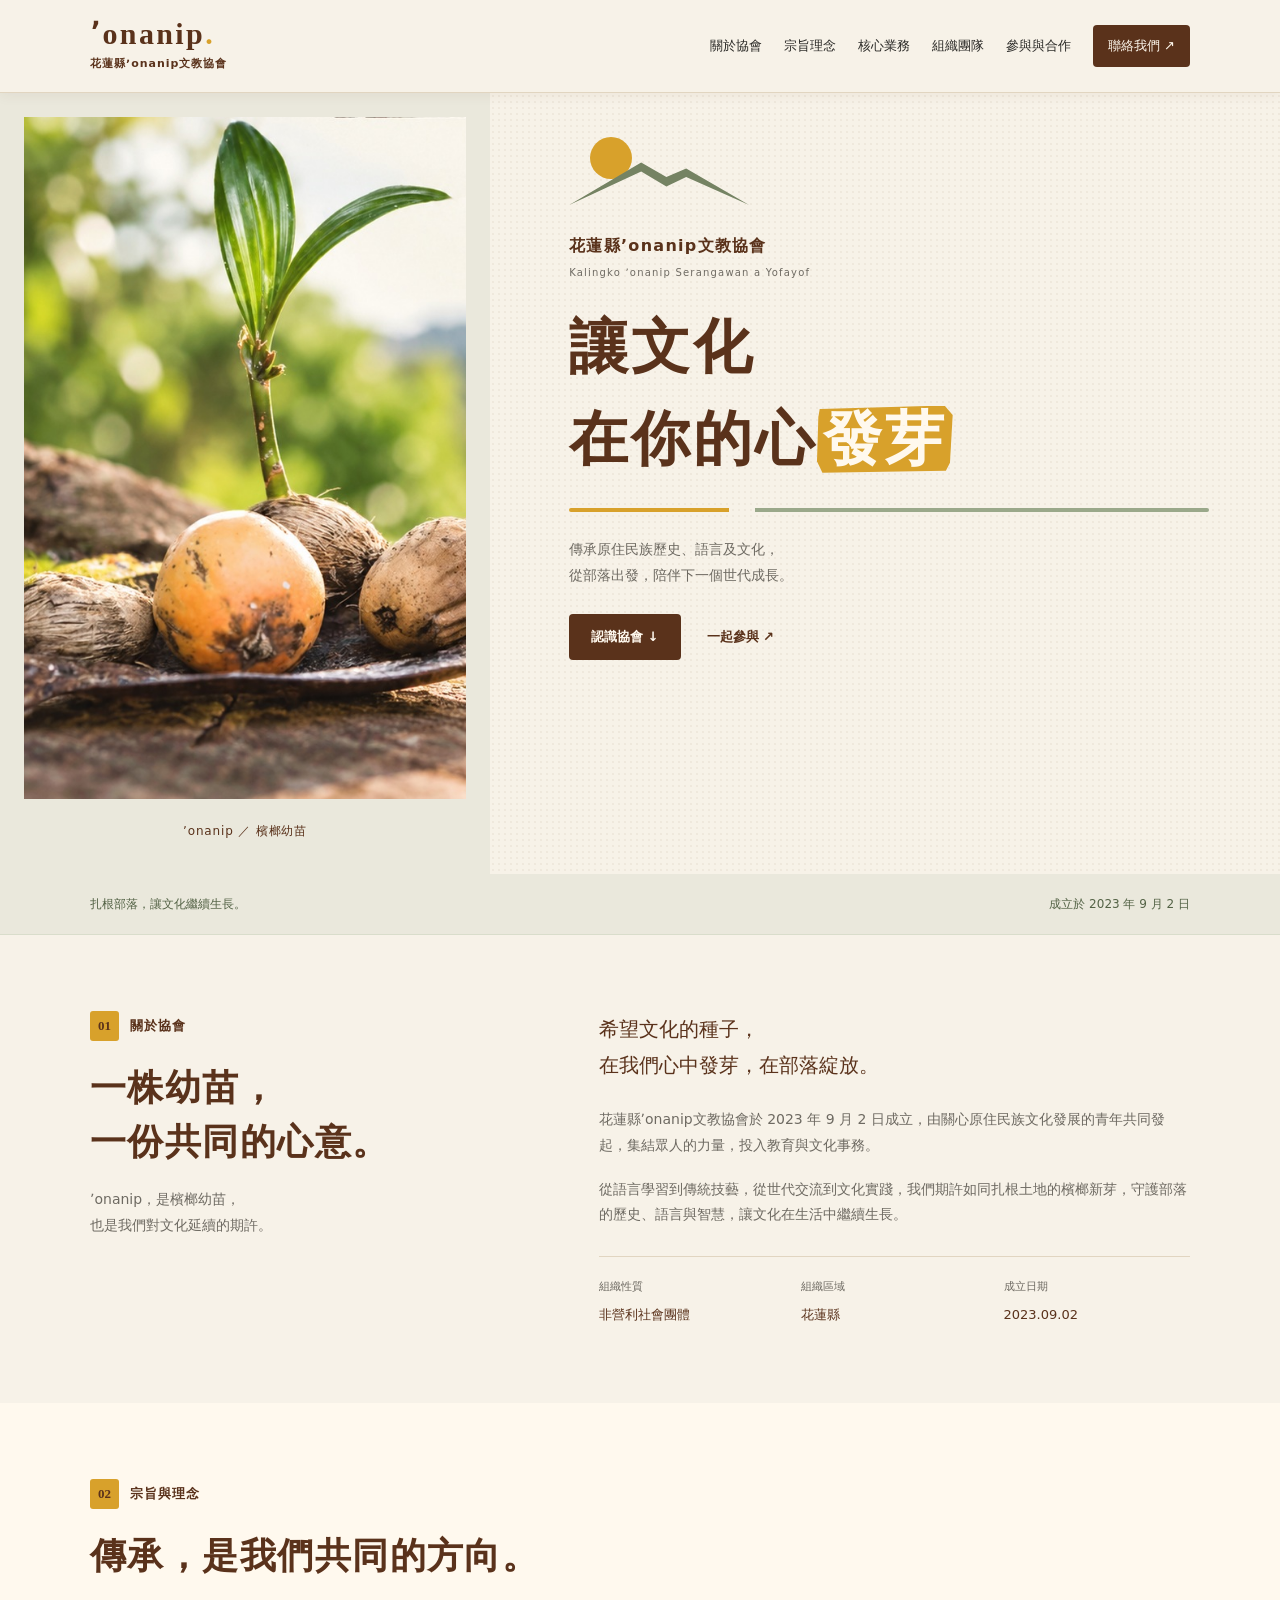
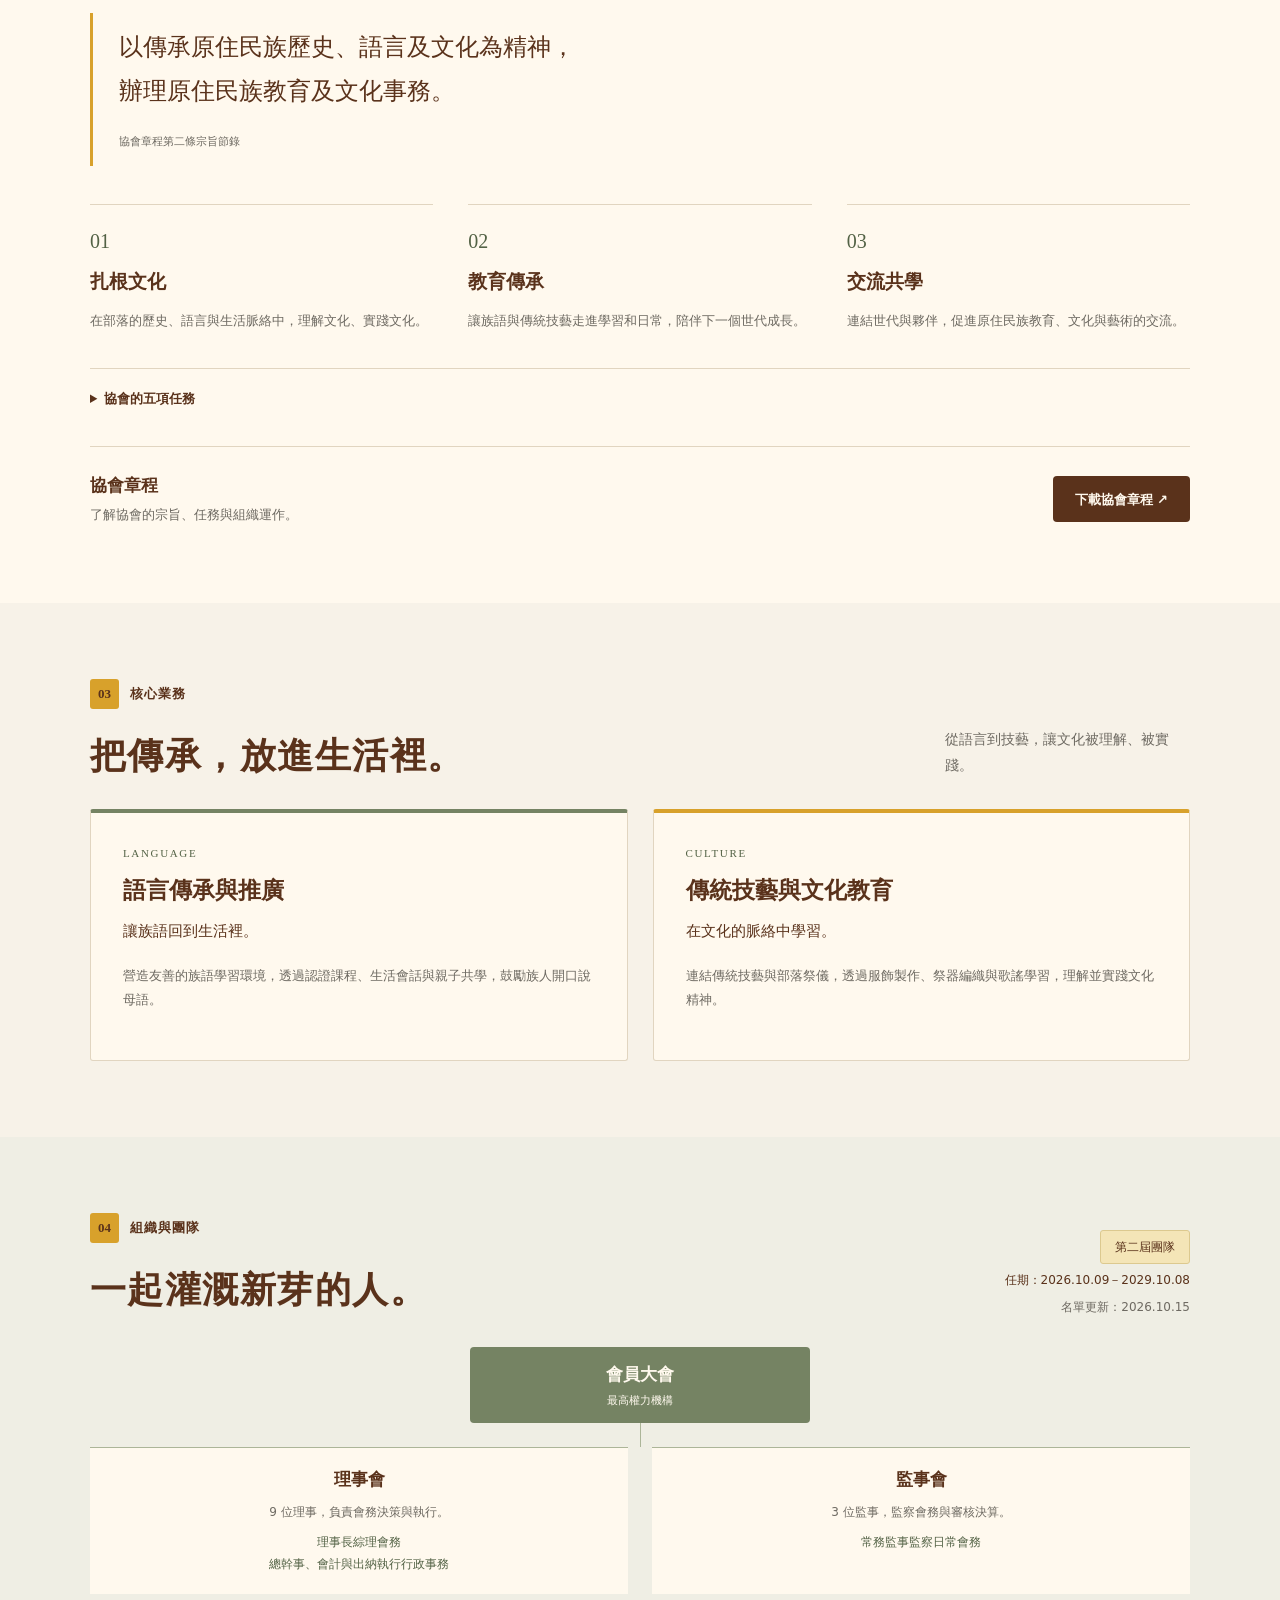
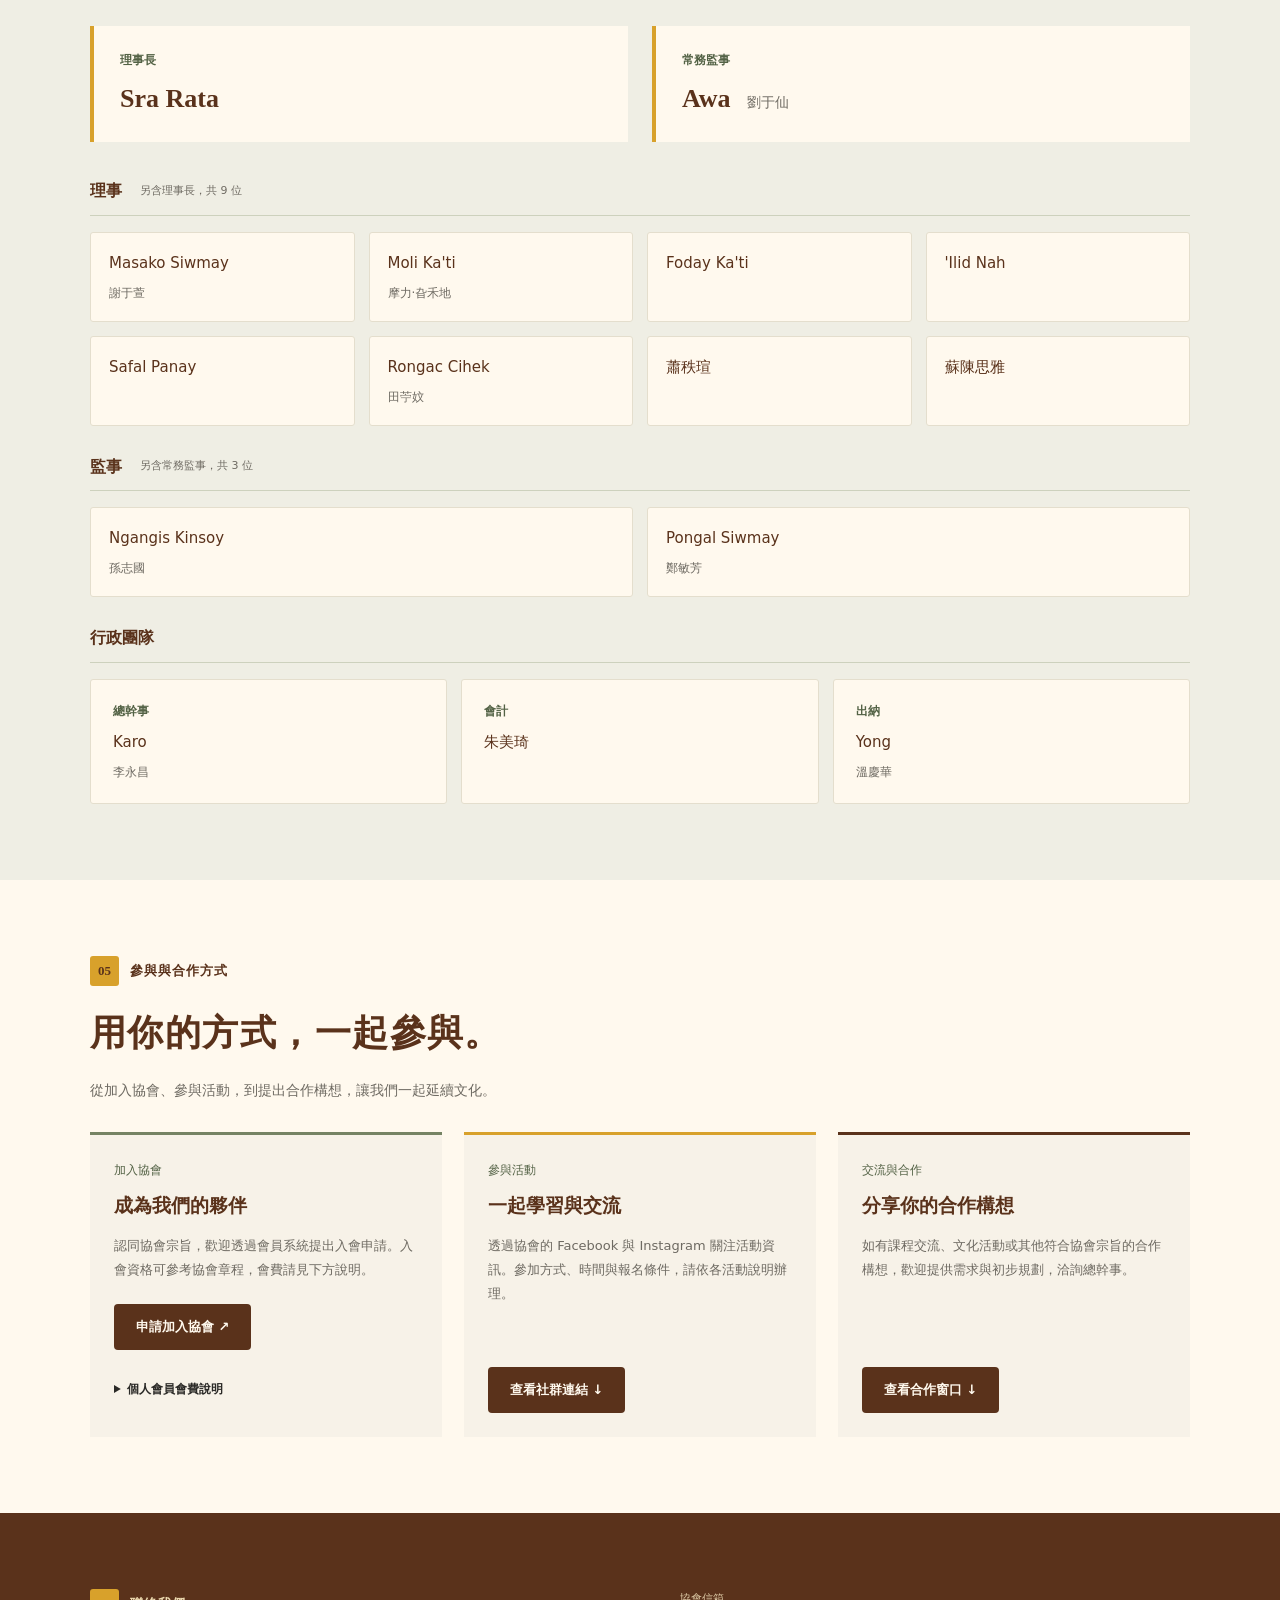
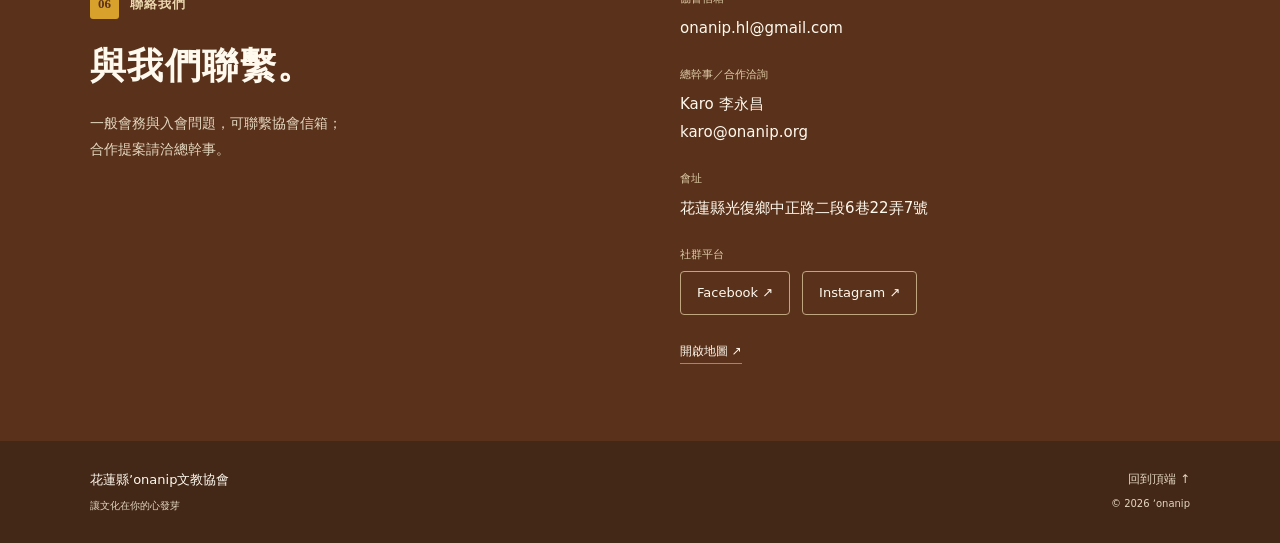
<file: join.html>
<!DOCTYPE html>
<html lang="zh-Hant-TW">
<head><meta charset="UTF-8"><meta name="viewport" content="width=device-width, initial-scale=1"><meta http-equiv="refresh" content="0; url=index.html#oni-contact"><title>入會與聯絡｜花蓮縣ʼonanip文教協會</title></head>
<body><p>網站已整合為一頁式，請前往<a href="index.html#oni-contact">入會與聯絡</a>。</p><script>window.location.replace('index.html#oni-contact');</script></body>
</html>
</file>
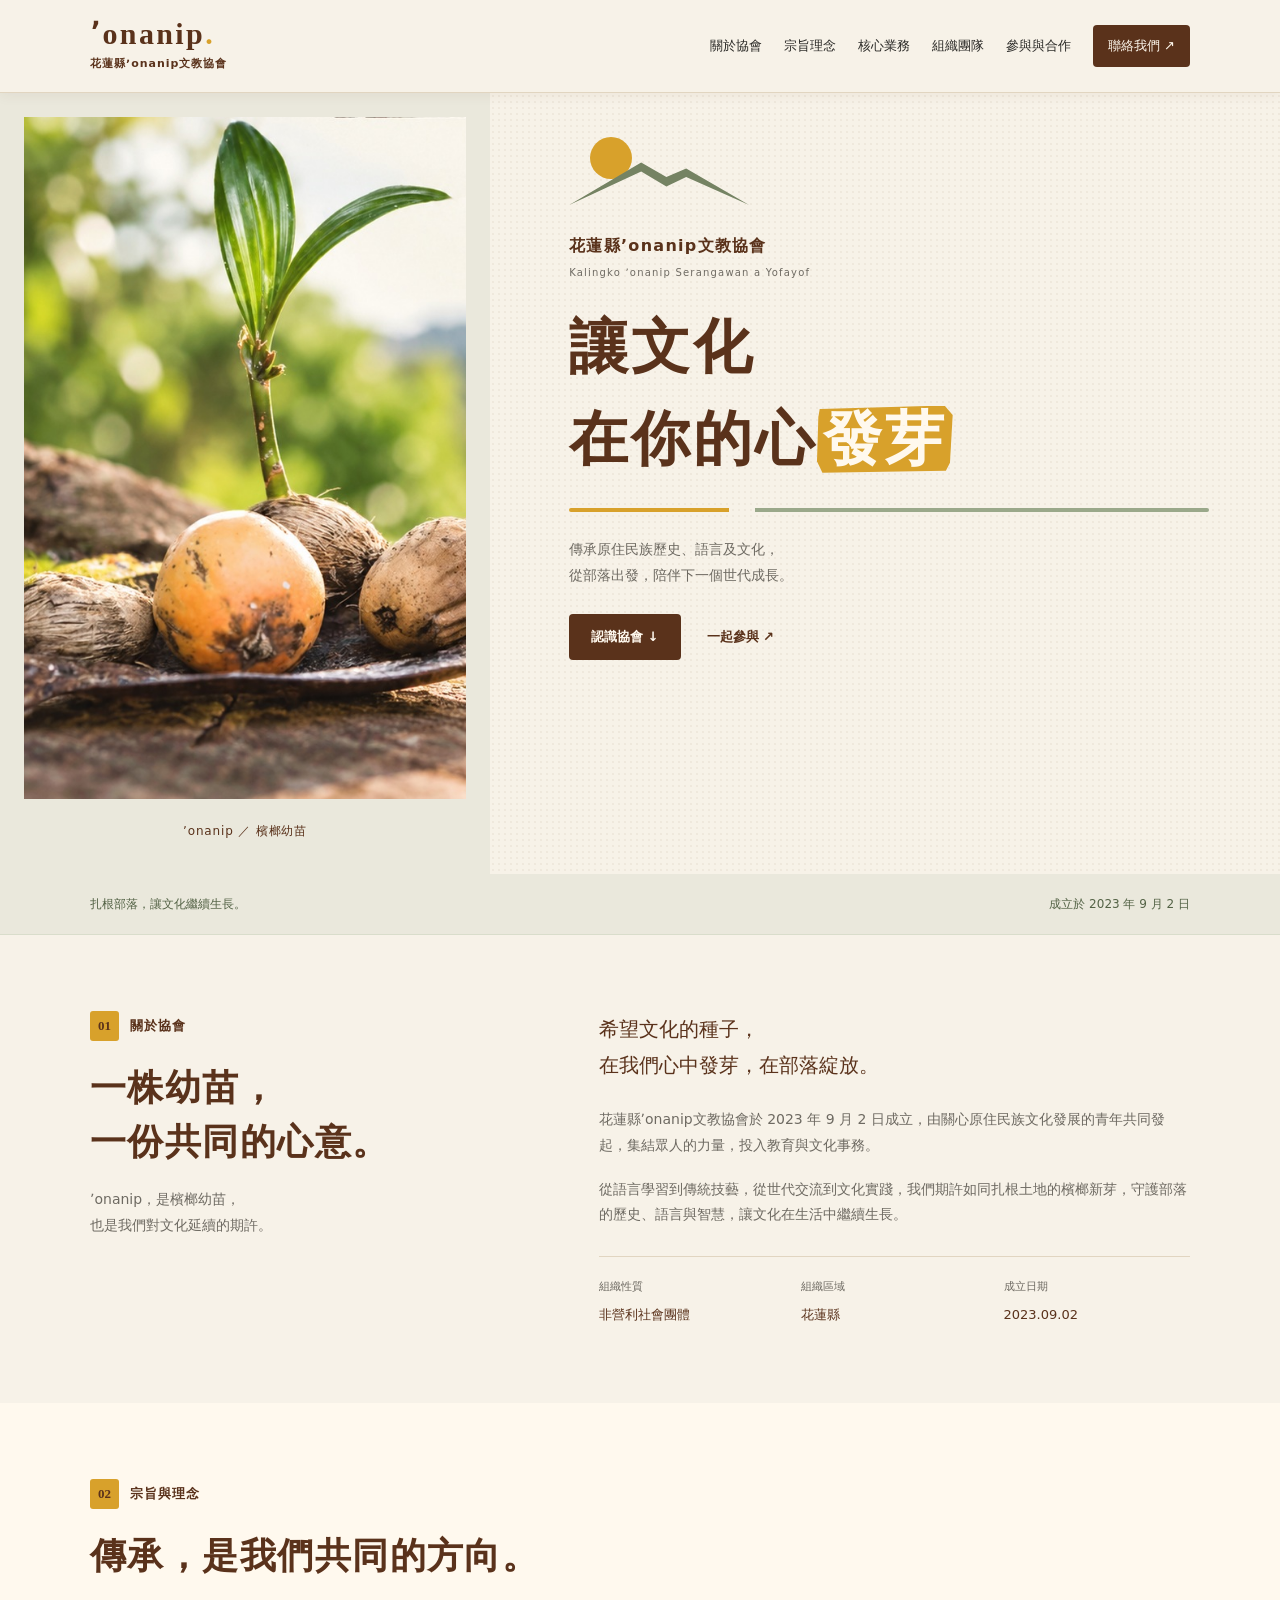
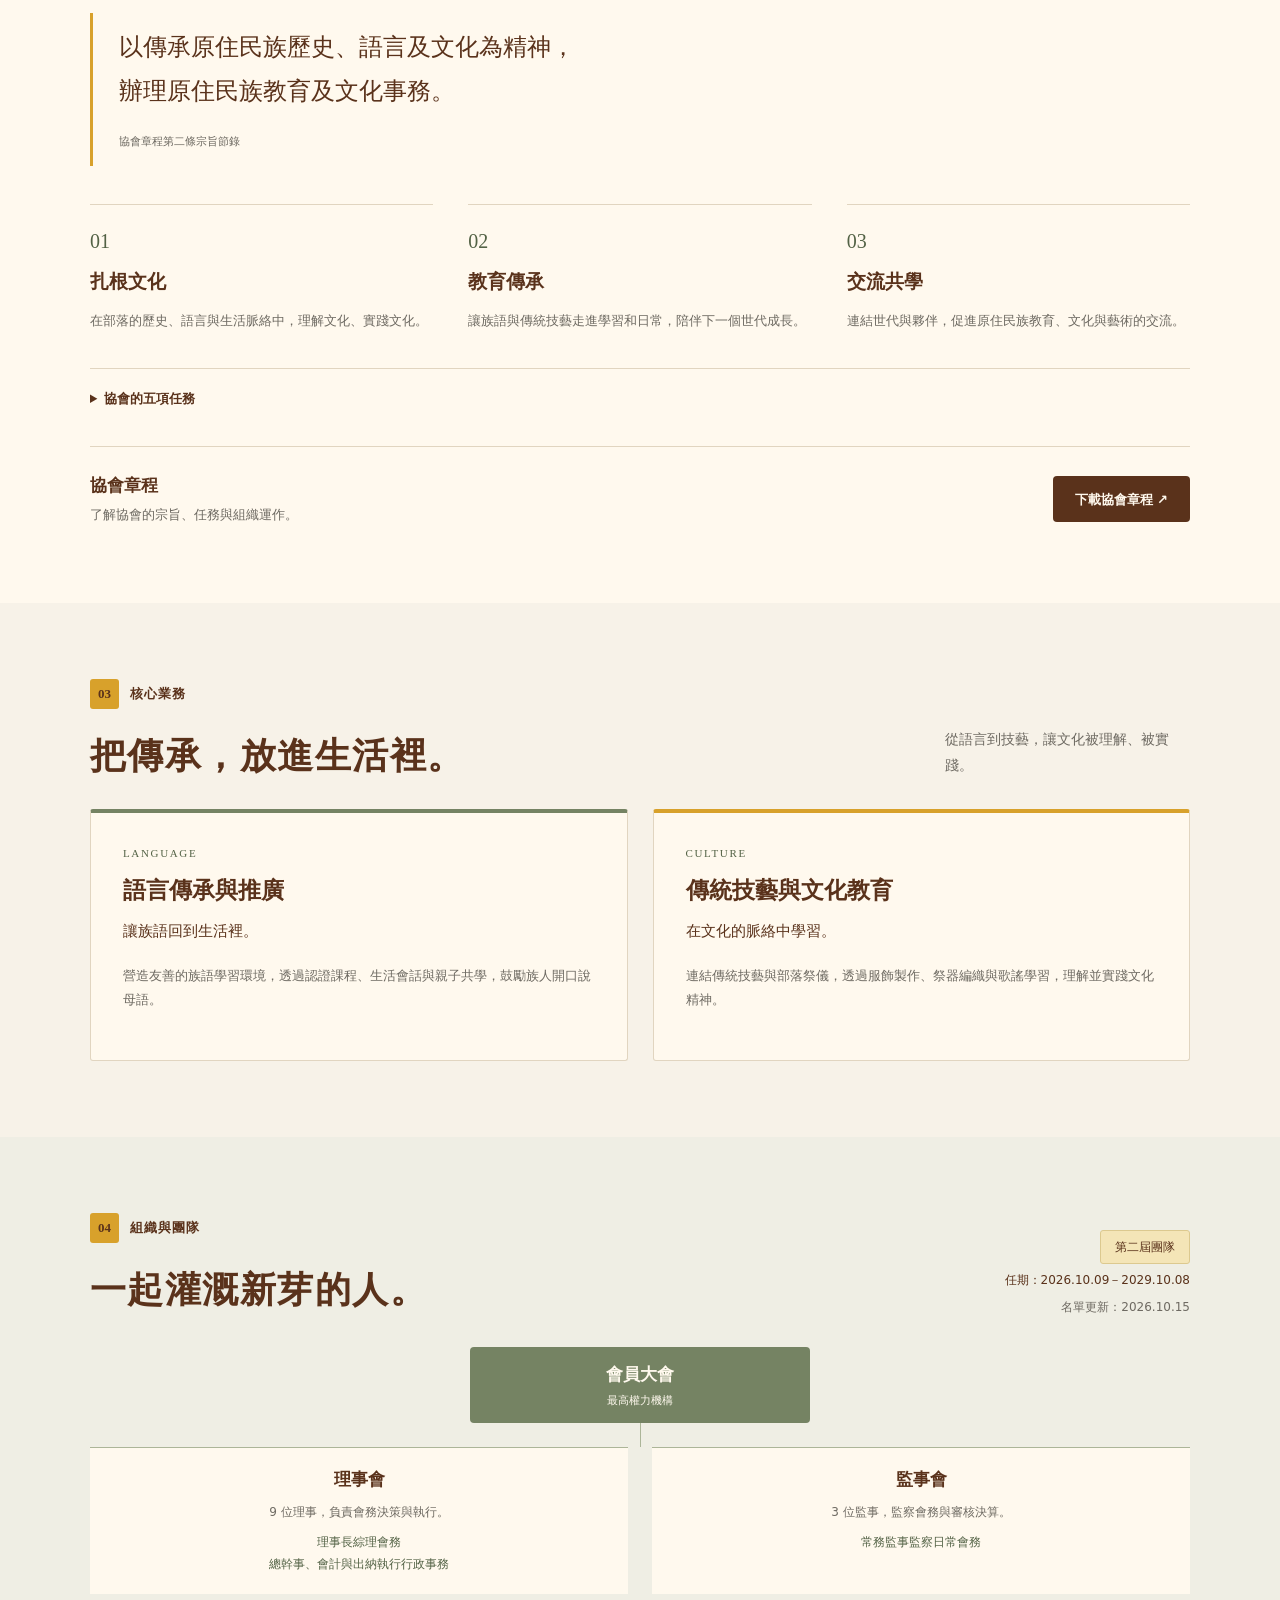
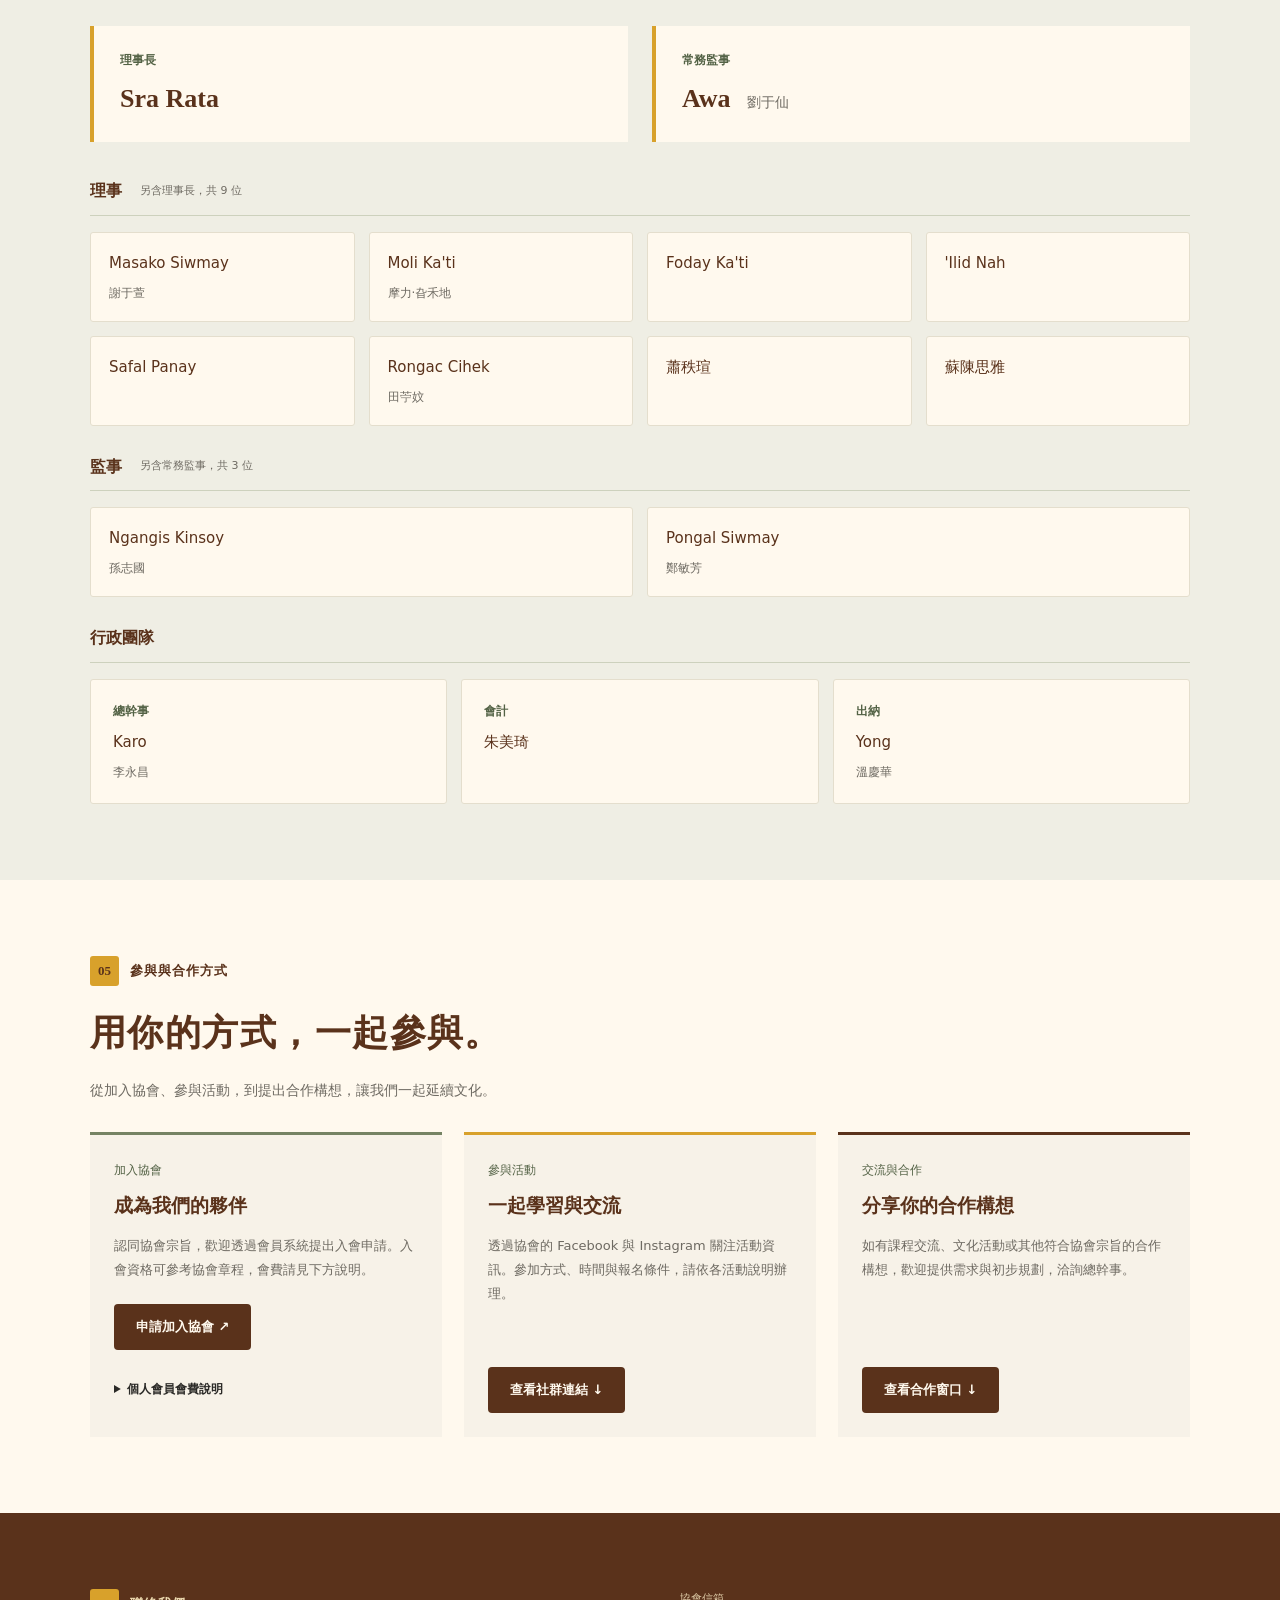
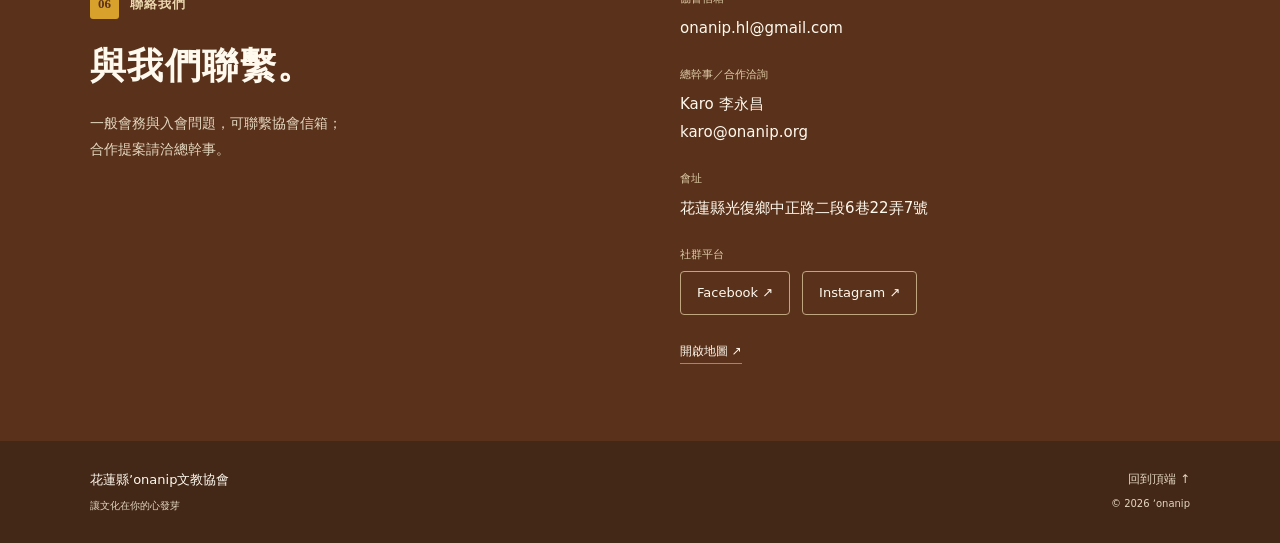
<file: projects.html>
<!DOCTYPE html>
<html lang="zh-Hant-TW">
<head><meta charset="UTF-8"><meta name="viewport" content="width=device-width, initial-scale=1"><meta http-equiv="refresh" content="0; url=index.html#oni-missions"><title>核心業務｜花蓮縣ʼonanip文教協會</title></head>
<body><p>網站已整合為一頁式，請前往<a href="index.html#oni-missions">核心業務</a>。</p><script>window.location.replace('index.html#oni-missions');</script></body>
</html>
</file>
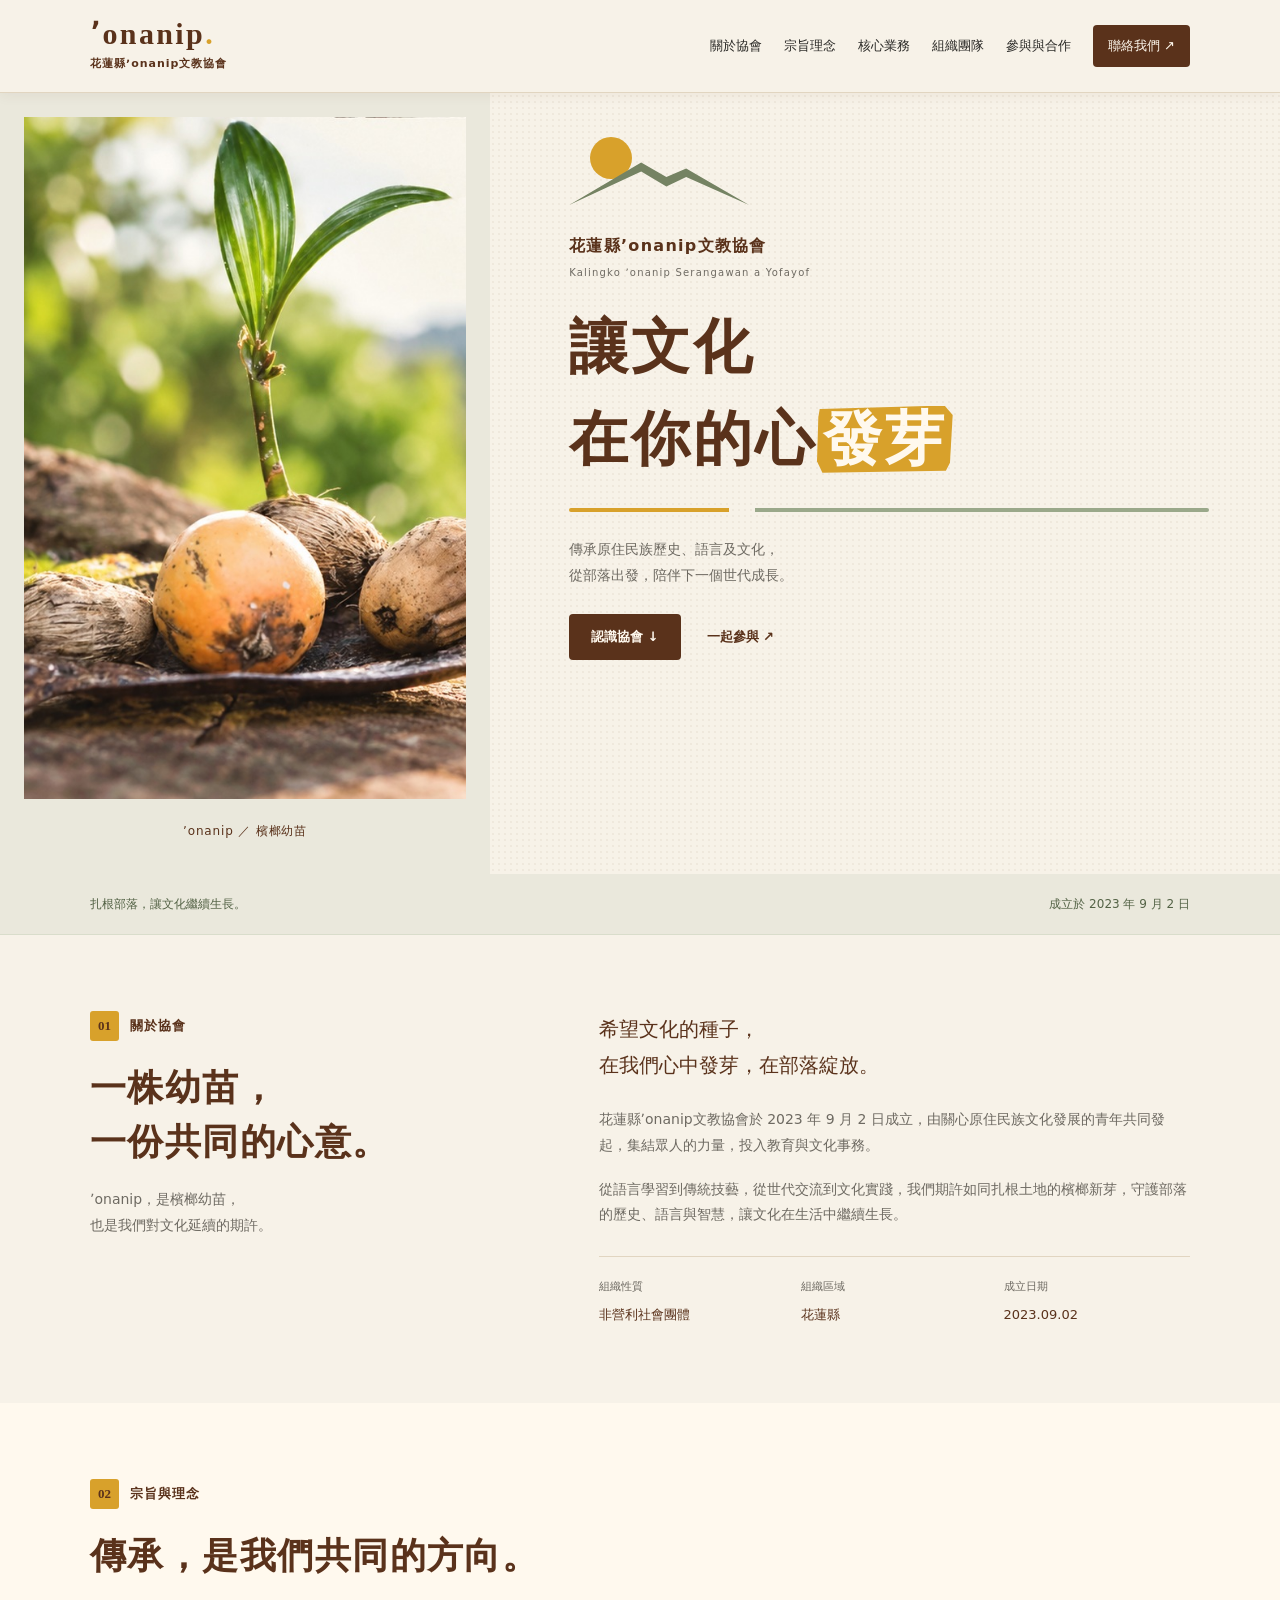
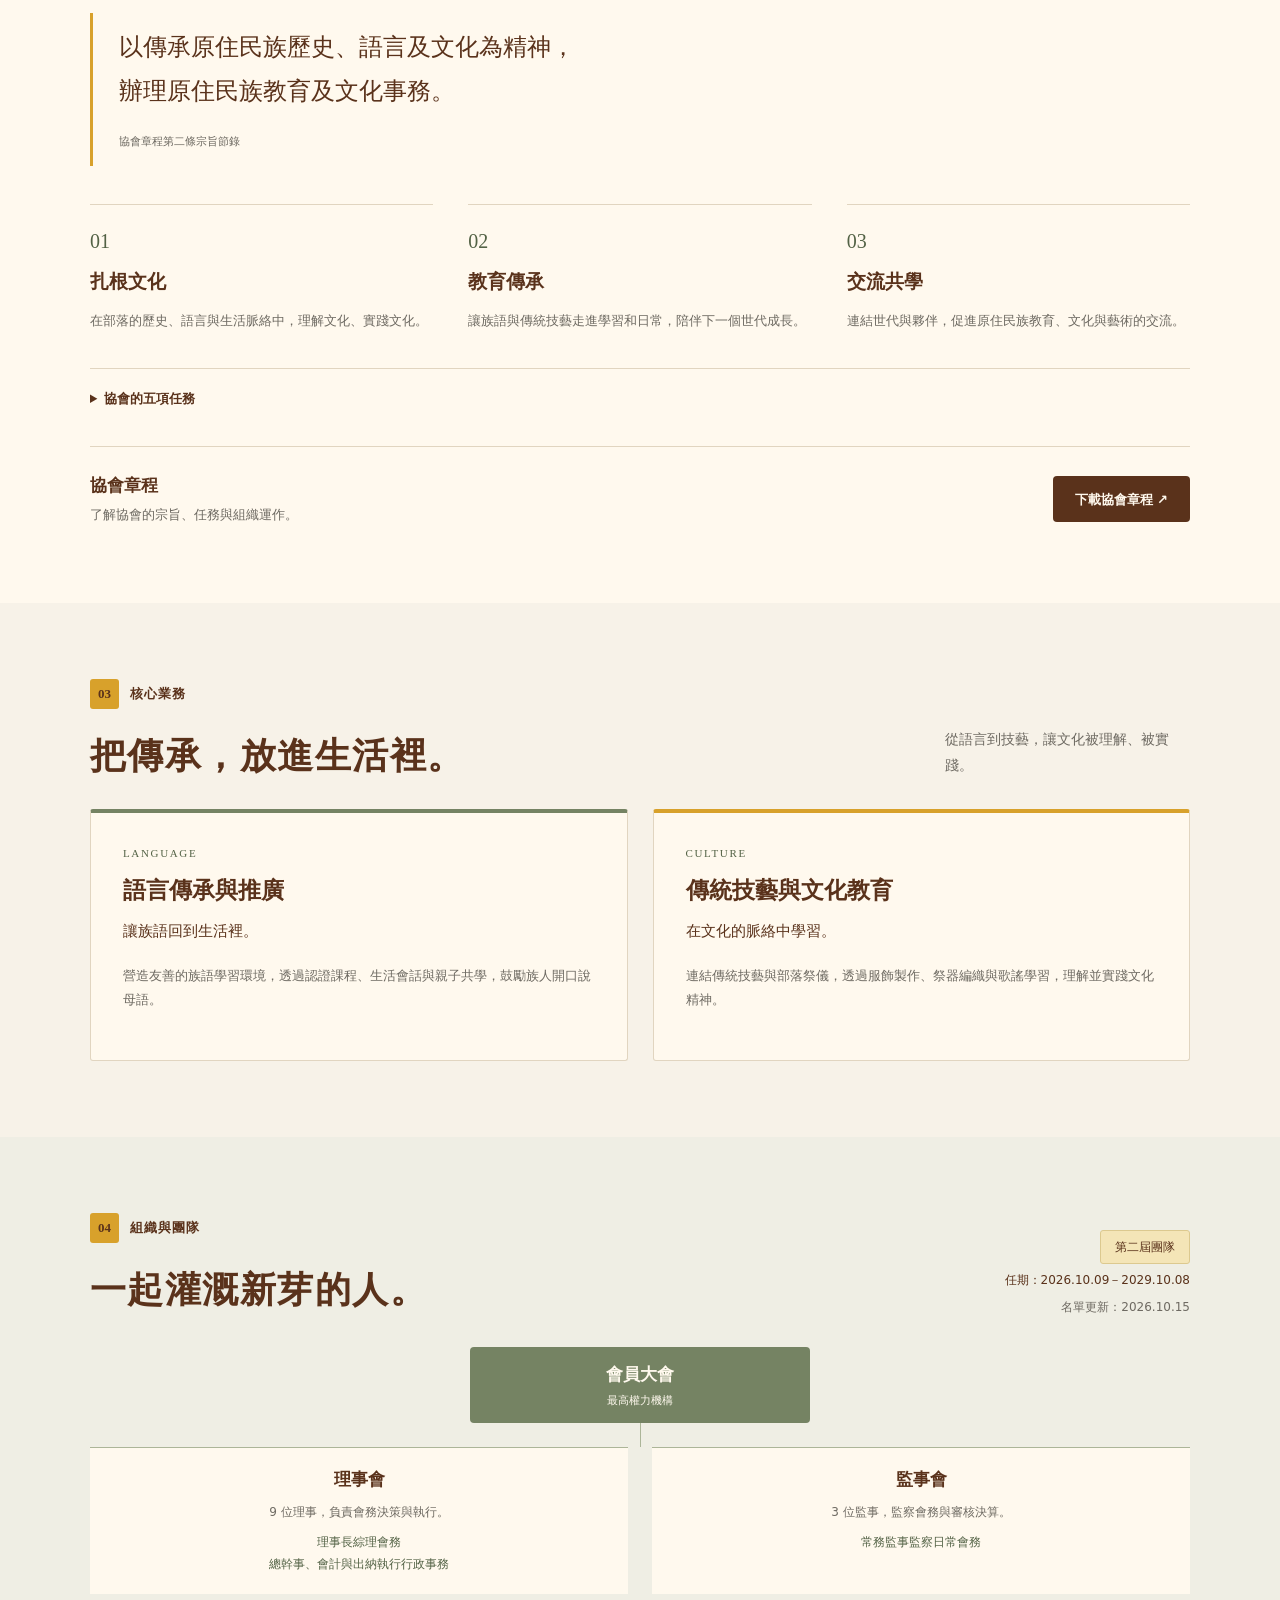
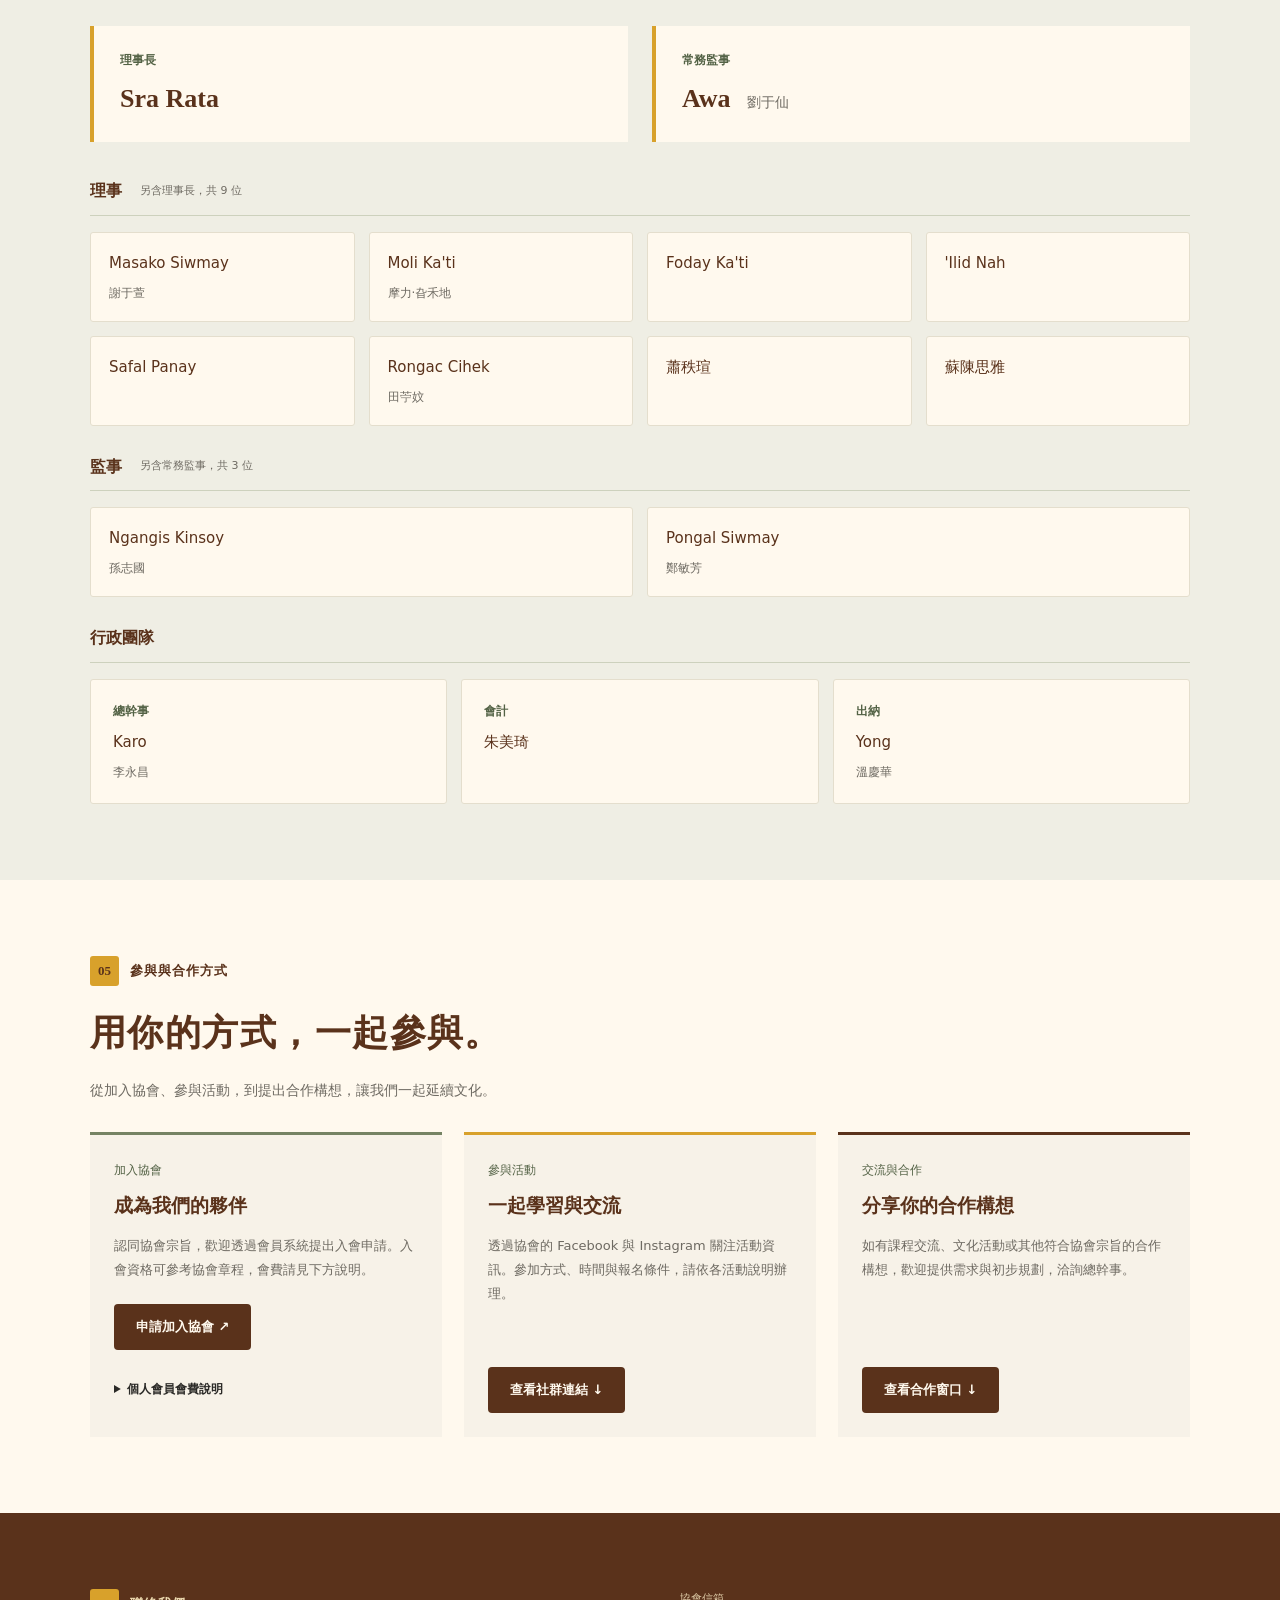
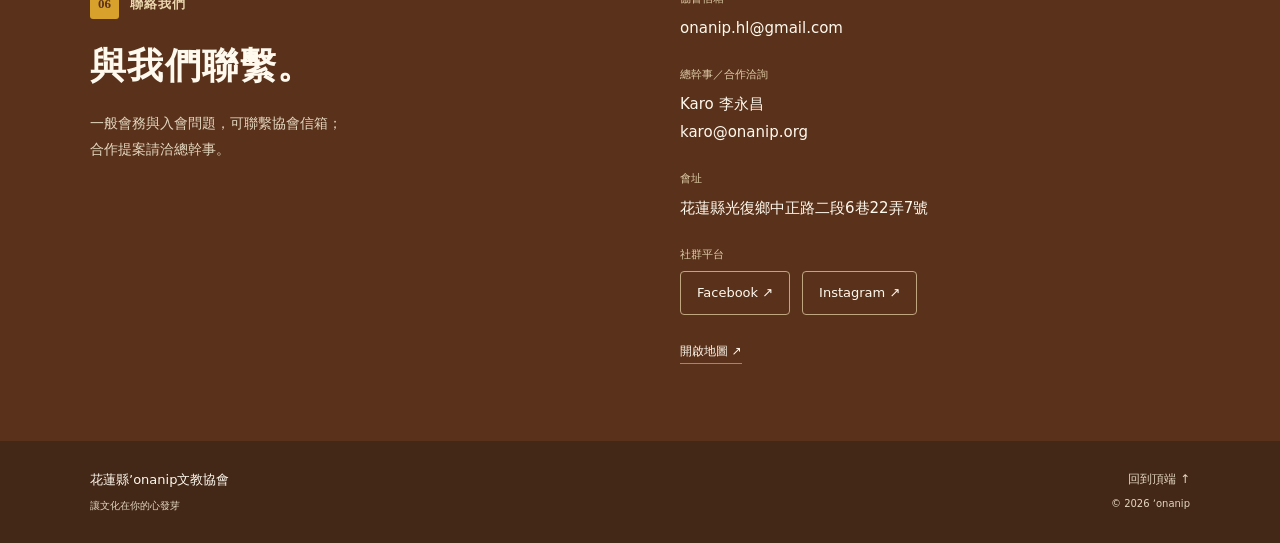
<file: transparency.html>
<!DOCTYPE html>
<html lang="zh-Hant-TW">
<head><meta charset="UTF-8"><meta name="viewport" content="width=device-width, initial-scale=1"><meta http-equiv="refresh" content="0; url=index.html#oni-values"><title>協會宗旨與任務｜花蓮縣ʼonanip文教協會</title></head>
<body><p>網站已整合為一頁式，請前往<a href="index.html#oni-values">協會宗旨與任務</a>。</p><script>window.location.replace('index.html#oni-values');</script></body>
</html>
</file>
<file: assets/site.css>
html{scroll-behavior:smooth}body{margin:0}@media(prefers-reduced-motion:reduce){html{scroll-behavior:auto}}

#onanip-site{--oni-paper:#F7F2E8;--oni-brown:#5A321B;--oni-olive:#758363;--oni-gold:#D8A12B;--oni-ink:#2B2A27;--oni-muted:#6E6A62;--oni-line:#E1D5C0;--oni-light:#FFF9EE;color:var(--oni-ink);background:var(--oni-paper);font-family:"Noto Sans TC","PingFang TC","Microsoft JhengHei",system-ui,sans-serif;font-size:15px;line-height:1.85;overflow-wrap:break-word;text-align:left;color-scheme:light;isolation:isolate}
#onanip-site *{box-sizing:border-box}#onanip-site a{color:inherit;text-decoration:none}#onanip-site a:hover{text-decoration:underline;text-underline-offset:5px}#onanip-site button{font:inherit}#onanip-site h1,#onanip-site h2,#onanip-site h3,#onanip-site p{margin-top:0}#onanip-site h1,#onanip-site h2{font-family:"Noto Serif CJK TC","Noto Serif TC","Songti TC","PMingLiU",serif;color:var(--oni-brown);font-weight:700;letter-spacing:.04em;line-height:1.5}#onanip-site h2{font-size:clamp(26px,3.3vw,36px);margin-bottom:18px}#onanip-site h3{font-size:19px;line-height:1.6;color:var(--oni-brown);margin-bottom:12px;font-weight:600}#onanip-site p{margin-bottom:18px}#onanip-site .oni-wrap{width:calc(100% - 72px);max-width:1100px;margin-inline:auto}#onanip-site .oni-section{padding:76px 0;scroll-margin-top:116px}#onanip-site .oni-small{font-size:12px;color:var(--oni-muted)}#onanip-site .oni-sr{position:absolute;width:1px;height:1px;overflow:hidden;clip:rect(0,0,0,0);white-space:nowrap}#onanip-site .oni-skip{position:absolute;left:8px;top:8px;transform:translateY(-200%);background:var(--oni-light);padding:10px;z-index:5}#onanip-site .oni-skip:focus{transform:none}
#onanip-site .oni-header{position:sticky;top:0;z-index:100;background:var(--oni-paper);border-bottom:1px solid var(--oni-line);box-shadow:0 3px 12px rgba(90,50,27,.06)}#onanip-site .oni-header-inner{display:flex;align-items:center;justify-content:space-between;gap:22px;min-height:92px}#onanip-site .oni-brand{text-decoration:none;flex-shrink:0;color:var(--oni-brown);display:block}#onanip-site .oni-brand-word{font-family:Georgia,serif;font-size:30px;line-height:1.05;letter-spacing:.08em;font-weight:600;display:block}#onanip-site .oni-brand-dot{color:var(--oni-gold)}#onanip-site .oni-brand-name{display:block;font-size:11px;font-weight:600;letter-spacing:.09em;margin-top:5px}#onanip-site .oni-nav{display:flex;align-items:center;gap:22px;font-size:13px;font-weight:500}#onanip-site .oni-nav a{padding:12px 0;white-space:nowrap}#onanip-site .oni-nav-contact{background:var(--oni-brown);color:var(--oni-light);padding:9px 15px!important;border-radius:4px}#onanip-site .oni-menu{border:1px solid var(--oni-line);background:var(--oni-light);color:var(--oni-brown);padding:8px 12px;border-radius:4px;min-height:44px}#onanip-site .oni-menu[hidden]{display:none}
#onanip-site .oni-hero{display:grid;grid-template-columns:.9fr 1.45fr;min-height:560px}#onanip-site .oni-hero-photo{position:relative;display:flex;flex-direction:column;align-items:center;justify-content:center;min-height:0;padding:24px;background:#EAE8DC}#onanip-site .oni-hero-photo img{position:static;display:block;width:100%;height:auto;max-height:760px;max-height:min(760px,calc(100svh - 156px));object-fit:contain;object-position:center}#onanip-site .oni-photo-caption{display:block;margin-top:14px;max-width:100%;color:var(--oni-brown);font-size:12px;padding:7px 14px;letter-spacing:.07em;text-align:center}#onanip-site .oni-hero-copy{padding:44px 9% 46px 10%;position:relative;background-image:radial-gradient(#9c886917 .8px,transparent .8px);background-size:6px 6px}#onanip-site .oni-landscape{height:68px;width:180px;position:relative;margin-bottom:26px}#onanip-site .oni-sun{position:absolute;left:21px;top:0;width:42px;height:42px;background:var(--oni-gold);border-radius:50%}#onanip-site .oni-mountain{position:absolute;left:0;bottom:0;width:180px;height:53px;background:var(--oni-olive);clip-path:polygon(0 100%,40% 20%,54% 47%,65% 31%,100% 100%,65% 47%,54% 65%,40% 37%,0 100%)}#onanip-site .oni-hero-association{font-size:16px;letter-spacing:.08em;font-weight:600;color:var(--oni-brown);margin-bottom:3px}#onanip-site .oni-amis{font-size:10px;letter-spacing:.12em;color:var(--oni-muted);margin-bottom:20px}#onanip-site h1{font-size:clamp(36px,4.7vw,59px);line-height:1.55;margin:0 0 23px;letter-spacing:.05em}#onanip-site .oni-brush{background:var(--oni-gold);color:var(--oni-light);padding:0 .1em .02em;box-decoration-break:clone;-webkit-box-decoration-break:clone;clip-path:polygon(2% 5%,94% 0,100% 14%,98% 85%,95% 97%,4% 100%,0 83%,1% 17%)}#onanip-site .oni-hero-rule{height:4px;width:100%;background:linear-gradient(to right,var(--oni-gold) 0 25%,transparent 25% 29%,#9AA88A 29% 100%);border-radius:6px;margin:4px 0 25px}#onanip-site .oni-hero-description{font-size:14px;color:var(--oni-muted);margin-bottom:25px}#onanip-site .oni-actions{display:flex;align-items:center;gap:26px;flex-wrap:wrap}#onanip-site .oni-button{display:inline-flex;align-items:center;justify-content:center;padding:12px 22px;min-height:46px;border-radius:4px;font-weight:600;font-size:13px;text-decoration:none;line-height:1.5}#onanip-site .oni-button:hover{text-decoration:none;filter:brightness(1.07)}#onanip-site .oni-button-brown{background:var(--oni-brown);color:var(--oni-light)}#onanip-site .oni-inline-link{color:var(--oni-brown);font-size:13px;font-weight:600}#onanip-site .oni-strip{padding:19px 0;background:#EAE8DC;border-bottom:1px solid #D9DDCB;color:#536245;font-size:12px}#onanip-site .oni-strip .oni-wrap{display:flex;justify-content:space-between;gap:16px}
#onanip-site .oni-kicker{font-size:13px;color:var(--oni-brown);font-weight:600;display:flex;align-items:center;gap:11px;letter-spacing:.08em;margin-bottom:20px}#onanip-site .oni-kicker>span{background:var(--oni-gold);color:var(--oni-brown);padding:3px 8px;border-radius:3px;font-family:Georgia,serif;font-size:13px;letter-spacing:0}#onanip-site .oni-subheading{font-size:14px;color:var(--oni-muted)}#onanip-site .oni-about-grid{display:grid;grid-template-columns:.9fr 1.2fr;gap:65px}#onanip-site .oni-lead{font-size:20px;line-height:1.8;color:var(--oni-brown);font-weight:500;margin-bottom:24px}#onanip-site .oni-about-copy>p:not(.oni-lead){color:var(--oni-muted);font-size:14px}#onanip-site .oni-facts{display:grid;grid-template-columns:repeat(3,1fr);gap:16px;margin:28px 0 0;border-top:1px solid var(--oni-line);padding-top:20px}#onanip-site .oni-facts dt{font-size:11px;color:var(--oni-muted)}#onanip-site .oni-facts dd{font-size:13px;font-weight:500;margin:5px 0 0;color:var(--oni-brown)}#onanip-site .oni-purpose-section{background:#FFF9EE}#onanip-site .oni-purpose{border-left:3px solid var(--oni-gold);padding:12px 0 12px 26px;margin:30px 0 38px}#onanip-site .oni-purpose p{font-size:clamp(18px,2.3vw,24px);font-family:"Noto Serif CJK TC","Songti TC",serif;color:var(--oni-brown);line-height:1.85;margin-bottom:13px}#onanip-site .oni-purpose cite{font-size:11px;color:var(--oni-muted);font-style:normal}#onanip-site .oni-values{display:grid;grid-template-columns:repeat(3,1fr);gap:35px}#onanip-site .oni-values article{border-top:1px solid var(--oni-line);padding-top:18px}#onanip-site .oni-value-number{color:#536245;font-family:Georgia,serif;font-size:20px}#onanip-site .oni-values h3{margin-top:6px}#onanip-site .oni-values p{font-size:13px;color:var(--oni-muted);margin-bottom:0}#onanip-site details>summary{font-weight:600;padding:13px 0;min-height:44px}#onanip-site .oni-details{border-top:1px solid var(--oni-line);margin-top:35px;padding-top:5px;color:var(--oni-brown);font-size:13px}#onanip-site .oni-details ol{padding-left:22px;line-height:2;color:var(--oni-muted)}#onanip-site .oni-heading-row{display:flex;justify-content:space-between;align-items:end;gap:26px;margin-bottom:26px}#onanip-site .oni-heading-row h2{margin-bottom:0}#onanip-site .oni-heading-row .oni-subheading{max-width:245px;margin-bottom:4px}#onanip-site .oni-missions{display:grid;grid-template-columns:1fr 1fr;gap:25px}#onanip-site .oni-mission{background:var(--oni-light);border:1px solid var(--oni-line);border-top:4px solid var(--oni-olive);padding:30px 32px;border-radius:3px}#onanip-site .oni-mission:nth-child(2){border-top-color:var(--oni-gold)}#onanip-site .oni-mission-label{font-family:Georgia,serif;letter-spacing:.15em;color:#536245;font-size:11px;margin-bottom:10px}#onanip-site .oni-mission h3{font-size:23px;font-family:"Noto Serif CJK TC","Songti TC",serif;margin-bottom:8px}#onanip-site .oni-mission-tagline{color:var(--oni-brown);font-size:15px;margin-bottom:18px}#onanip-site .oni-mission>p:not(.oni-mission-label):not(.oni-mission-tagline){font-size:13px;color:var(--oni-muted)}#onanip-site .oni-mission ul{font-size:13px;border-top:1px solid var(--oni-line);padding-top:19px;padding-left:18px;margin:24px 0 0;color:var(--oni-brown)}#onanip-site .oni-mission li{margin-bottom:7px}#onanip-site .oni-mission li::marker{color:var(--oni-olive)}
#onanip-site .oni-team-section{background:#EFEEE4}#onanip-site .oni-term{background:#F4E5B7;color:var(--oni-brown);padding:5px 14px;border:1px solid #DCC98F;border-radius:3px;font-size:12px;white-space:nowrap;margin-bottom:7px}#onanip-site .oni-org{margin:30px 0 32px}#onanip-site .oni-org-top{max-width:340px;margin:auto;text-align:center;background:var(--oni-olive);color:var(--oni-light);padding:12px 20px;border-radius:4px}#onanip-site .oni-org-top strong,#onanip-site .oni-org-top span{display:block}#onanip-site .oni-org-top strong{font-size:17px}#onanip-site .oni-org-top span{font-size:11px}#onanip-site .oni-org-branches{display:grid;grid-template-columns:1fr 1fr;gap:24px;padding-top:24px;position:relative}#onanip-site .oni-org-branches:before{content:"";position:absolute;width:1px;height:24px;background:#ACB598;top:0;left:50%}#onanip-site .oni-org-branches>div{border-top:1px solid #ACB598;text-align:center;padding:18px 14px;background:var(--oni-light)}#onanip-site .oni-org-branches h3{font-size:17px;margin:0 0 8px}#onanip-site .oni-org-branches p{font-size:12px;color:var(--oni-muted);margin:0 0 8px}#onanip-site .oni-org-branches .oni-org-line{color:#536245;margin-bottom:0}#onanip-site .oni-leaders{display:grid;grid-template-columns:1fr 1fr;gap:24px;margin:25px 0 36px}#onanip-site .oni-leaders article{background:var(--oni-light);padding:23px 26px;border-left:4px solid var(--oni-gold)}#onanip-site .oni-role{font-size:12px;color:#536245;font-weight:600;display:block;margin:0 0 7px}#onanip-site .oni-leaders h3{font-family:Georgia,"Noto Serif CJK TC","Songti TC",serif;font-size:26px;margin-bottom:0}#onanip-site .oni-leaders h3>span{display:inline-block;font-family:"PingFang TC",sans-serif;font-size:14px;font-weight:400;margin-left:10px;color:var(--oni-muted)}#onanip-site .oni-roster-section{margin-top:28px}#onanip-site .oni-roster-title{display:flex;align-items:center;gap:18px;border-bottom:1px solid #CDD1BD;padding-bottom:11px;margin-bottom:16px}#onanip-site .oni-roster-title h3{margin:0;font-size:16px}#onanip-site .oni-roster-title>span{font-size:11px;color:var(--oni-muted)}#onanip-site .oni-roster{display:grid;gap:14px;list-style:none;padding:0;margin:0}#onanip-site .oni-directors{grid-template-columns:repeat(4,minmax(0,1fr))}#onanip-site .oni-roster li{min-height:86px;background:var(--oni-light);padding:17px 18px;border:1px solid #E4DECD;border-radius:3px}#onanip-site .oni-roster strong{display:block;font-weight:500;font-size:15px;color:var(--oni-brown);overflow-wrap:anywhere}#onanip-site .oni-roster li>span:not(.oni-role){display:block;font-size:12px;color:var(--oni-muted);margin-top:4px}#onanip-site .oni-supervisors{grid-template-columns:repeat(2,minmax(0,1fr))}#onanip-site .oni-staff{grid-template-columns:repeat(3,minmax(0,1fr))}#onanip-site .oni-staff li{padding:20px 22px}
#onanip-site .oni-contact-section{background:var(--oni-brown);color:var(--oni-light)}#onanip-site .oni-contact-grid{display:grid;grid-template-columns:1fr 1fr;gap:80px}#onanip-site .oni-contact-section h2{color:var(--oni-light)}#onanip-site .oni-contact-section .oni-kicker{color:#EBD8AE}#onanip-site .oni-contact-section .oni-heading>p:not(.oni-kicker){font-size:14px;color:#E3D6BF;margin-bottom:27px}#onanip-site .oni-button-gold{background:var(--oni-gold);color:#38200F}#onanip-site .oni-contact-info dl{margin:0}#onanip-site .oni-contact-info dl>div{padding-bottom:22px}#onanip-site .oni-contact-info dt{color:#DECBA7;font-size:11px;margin-bottom:6px}#onanip-site .oni-contact-info dd{font-size:15px;margin:0;overflow-wrap:anywhere}#onanip-site .oni-map-link{font-size:12px;border-bottom:1px solid #A58667;padding-bottom:5px}#onanip-site .oni-join{border-top:1px solid #947355;margin-top:30px;padding-top:26px}#onanip-site .oni-join h3{font-size:17px;color:var(--oni-light)}#onanip-site .oni-join p{font-size:13px;color:#E3D6BF}#onanip-site .oni-button-outline{border:1px solid #C0A680;color:var(--oni-light)}#onanip-site .oni-fees{font-size:12px;margin-top:12px}#onanip-site .oni-fees .oni-small{color:#E3D6BF}#onanip-site .oni-footer{background:#432818;color:#E3D6BF;padding:27px 0;font-size:12px}#onanip-site .oni-footer>.oni-wrap{display:flex;justify-content:space-between;gap:20px}#onanip-site .oni-footer strong{display:block;font-weight:500;color:var(--oni-light);font-size:13px}#onanip-site .oni-footer span{display:block;font-size:10px;margin-top:5px}#onanip-site .oni-footer>div>div:last-child{text-align:right}#onanip-site .oni-footer [data-oni-year]{display:inline}
@media(min-width:821px){#onanip-site .oni-menu{display:none!important}#onanip-site .oni-nav{display:flex!important}}
@media(max-width:820px){#onanip-site .oni-wrap{width:calc(100% - 44px)}#onanip-site .oni-header-inner{flex-wrap:wrap;min-height:82px;padding-block:17px;gap:10px}#onanip-site .oni-menu:not([hidden]){display:block}#onanip-site .oni-nav{width:100%;flex-wrap:wrap;gap:6px 20px;padding-top:8px}#onanip-site.oni-js .oni-nav{display:none}#onanip-site.oni-js .oni-nav.oni-open{display:flex}#onanip-site .oni-hero{grid-template-columns:.85fr 1.3fr;min-height:510px}#onanip-site .oni-hero-photo{padding:22px}#onanip-site .oni-hero-copy{padding:32px 8%}#onanip-site .oni-landscape{margin-bottom:19px;height:60px}#onanip-site h1{font-size:39px}#onanip-site .oni-hero-association{font-size:13px}#onanip-site .oni-amis{font-size:9px;letter-spacing:.02em}#onanip-site .oni-hero-description{font-size:12px}#onanip-site .oni-actions{gap:16px}#onanip-site .oni-about-grid{gap:36px}#onanip-site .oni-section{padding:62px 0}#onanip-site .oni-contact-grid{gap:40px}#onanip-site .oni-directors{grid-template-columns:repeat(2,minmax(0,1fr))}#onanip-site .oni-mission{padding:25px}#onanip-site .oni-mission h3{font-size:21px}#onanip-site .oni-heading-row{align-items:start;flex-wrap:wrap}#onanip-site .oni-heading-row .oni-subheading{max-width:none;margin-top:0}#onanip-site .oni-values{gap:22px}}
@media(max-width:560px){#onanip-site{font-size:14px}#onanip-site .oni-wrap{width:calc(100% - 36px)}#onanip-site .oni-brand-word{font-size:26px}#onanip-site .oni-brand-name{font-size:10px;letter-spacing:.04em}#onanip-site .oni-menu{font-size:12px}#onanip-site .oni-hero{grid-template-columns:1fr}#onanip-site .oni-hero-photo{padding:20px 18px 26px;order:2}#onanip-site #onanip-site .oni-hero-copy{padding:28px 24px 35px}#onanip-site .oni-landscape{height:48px;width:150px;margin-bottom:17px}#onanip-site .oni-sun{width:32px;height:32px}#onanip-site .oni-mountain{width:150px;height:42px}#onanip-site h1{font-size:42px;line-height:1.45;margin-bottom:19px}#onanip-site .oni-hero-association{font-size:14px}#onanip-site .oni-amis{font-size:10px}#onanip-site .oni-hero-description{font-size:14px}#onanip-site .oni-photo-caption{font-size:11px}#onanip-site .oni-strip .oni-wrap{flex-direction:column;gap:2px}#onanip-site .oni-strip{padding:15px 0}#onanip-site .oni-about-grid,#onanip-site .oni-contact-grid{grid-template-columns:1fr;gap:22px}#onanip-site .oni-about-grid h2 br{display:none}#onanip-site .oni-section{padding:49px 0}#onanip-site .oni-lead{font-size:19px}#onanip-site .oni-facts{gap:10px}#onanip-site .oni-facts dd{font-size:11px}#onanip-site .oni-values,#onanip-site .oni-missions{grid-template-columns:1fr;gap:24px}#onanip-site .oni-values article{padding-top:14px}#onanip-site .oni-purpose{padding-left:18px;margin:25px 0 30px}#onanip-site .oni-purpose p br{display:none}#onanip-site .oni-mission{padding:25px}#onanip-site .oni-heading-row{gap:14px;margin-bottom:22px}#onanip-site .oni-org-branches{gap:12px}#onanip-site .oni-org-branches>div{padding:16px 10px}#onanip-site .oni-org-branches p{font-size:11px}#onanip-site .oni-leaders{gap:12px;margin-bottom:30px}#onanip-site .oni-leaders article{padding:19px 16px}#onanip-site .oni-leaders h3{font-size:21px}#onanip-site .oni-leaders h3>span{display:block;margin:2px 0 0;font-size:12px}#onanip-site .oni-roster{gap:10px}#onanip-site .oni-roster li{padding:15px 13px;min-height:80px}#onanip-site .oni-roster strong{font-size:14px}#onanip-site .oni-staff{grid-template-columns:1fr}#onanip-site .oni-staff li{padding:17px 20px}#onanip-site .oni-contact-grid{gap:32px}#onanip-site .oni-footer>.oni-wrap{flex-direction:column;gap:17px}#onanip-site .oni-footer>div>div:last-child{text-align:left}}
@media(prefers-reduced-motion:reduce){#onanip-site *{scroll-behavior:auto!important}}

#onanip-site .oni-social-links{display:flex;flex-wrap:wrap;gap:12px}#onanip-site .oni-social-links a{display:inline-flex;align-items:center;border:1px solid #C0A680;padding:9px 16px;border-radius:4px;min-height:44px;font-size:13px;color:var(--oni-light)}

/* Keep section headings visible below the persistent navigation. */
#onanip-site .oni-hero{scroll-margin-top:116px}
@media(max-width:820px){#onanip-site .oni-section,#onanip-site .oni-hero{scroll-margin-top:106px}}

/* Participation options and association charter. */
#onanip-site .oni-charter-download{display:flex;align-items:center;justify-content:space-between;flex-wrap:wrap;gap:20px;border-top:1px solid var(--oni-line);margin-top:22px;padding-top:25px}
#onanip-site .oni-charter-download h3{font-size:17px;margin-bottom:4px}
#onanip-site .oni-charter-download p{font-size:13px;color:var(--oni-muted);margin:0}
#onanip-site .oni-participation-section{background:var(--oni-light)}
#onanip-site .oni-participation-grid{display:grid;grid-template-columns:repeat(3,minmax(0,1fr));gap:22px;margin-top:28px}
#onanip-site .oni-participation-card{display:flex;flex-direction:column;align-items:flex-start;border-top:3px solid var(--oni-olive);padding:24px;background:var(--oni-paper)}
#onanip-site .oni-participation-card:nth-child(2){border-top-color:var(--oni-gold)}
#onanip-site .oni-participation-card:nth-child(3){border-top-color:var(--oni-brown)}
#onanip-site .oni-participation-label{font-size:12px;color:#536245;margin-bottom:9px}
#onanip-site .oni-participation-card h3{font-size:19px;margin-bottom:13px}
#onanip-site .oni-participation-card>p:not(.oni-participation-label){font-size:13px;color:var(--oni-muted);margin-bottom:22px}
#onanip-site .oni-participation-card>.oni-button,#onanip-site .oni-participation-social{margin-top:auto}
#onanip-site .oni-participation-social{display:flex;flex-wrap:wrap;gap:9px}
#onanip-site .oni-participation-social a{display:inline-flex;align-items:center;min-height:44px;padding:9px 10px;border:1px solid var(--oni-line);border-radius:4px;font-size:12px;color:var(--oni-brown)}
#onanip-site .oni-coordinator{display:flex;align-items:center;justify-content:space-between;flex-wrap:wrap;gap:18px;border-top:1px solid var(--oni-line);margin-top:28px;padding-top:22px;color:var(--oni-brown)}
#onanip-site .oni-coordinator-label{display:block;color:var(--oni-muted);font-size:12px;margin-bottom:4px}
#onanip-site .oni-coordinator strong{font-size:15px;font-weight:500}
#onanip-site .oni-coordinator>a{font-size:14px;padding-block:9px;overflow-wrap:anywhere}
@media(max-width:820px){#onanip-site .oni-participation-grid{grid-template-columns:1fr;gap:18px}}
@media(max-width:560px){#onanip-site .oni-charter-download{align-items:flex-start;flex-direction:column}#onanip-site .oni-coordinator{align-items:flex-start;flex-direction:column;gap:8px}#onanip-site .oni-participation-card{padding:23px}}

/* Term dates stay static and are updated only when the roster is revised. */
#onanip-site .oni-team-meta{display:flex;flex-direction:column;align-items:flex-end;gap:6px;max-width:100%}
#onanip-site .oni-team-meta .oni-term{margin:0}
#onanip-site .oni-team-meta p{margin:0;font-size:12px;line-height:1.7;color:var(--oni-muted)}
#onanip-site .oni-team-meta .oni-term-dates{color:var(--oni-brown)}
#onanip-site .oni-participation-card .oni-fees{width:100%;margin-top:15px}
#onanip-site .oni-participation-card .oni-fees p,#onanip-site .oni-participation-card .oni-fees .oni-small{font-size:12px;color:var(--oni-muted)}
#onanip-site #oni-cooperation-contact,#onanip-site #oni-social{scroll-margin-top:116px}
@media(max-width:820px){#onanip-site #oni-cooperation-contact,#onanip-site #oni-social{scroll-margin-top:106px}}
@media(max-width:560px){#onanip-site .oni-team-meta{align-items:flex-start}}
</file>
